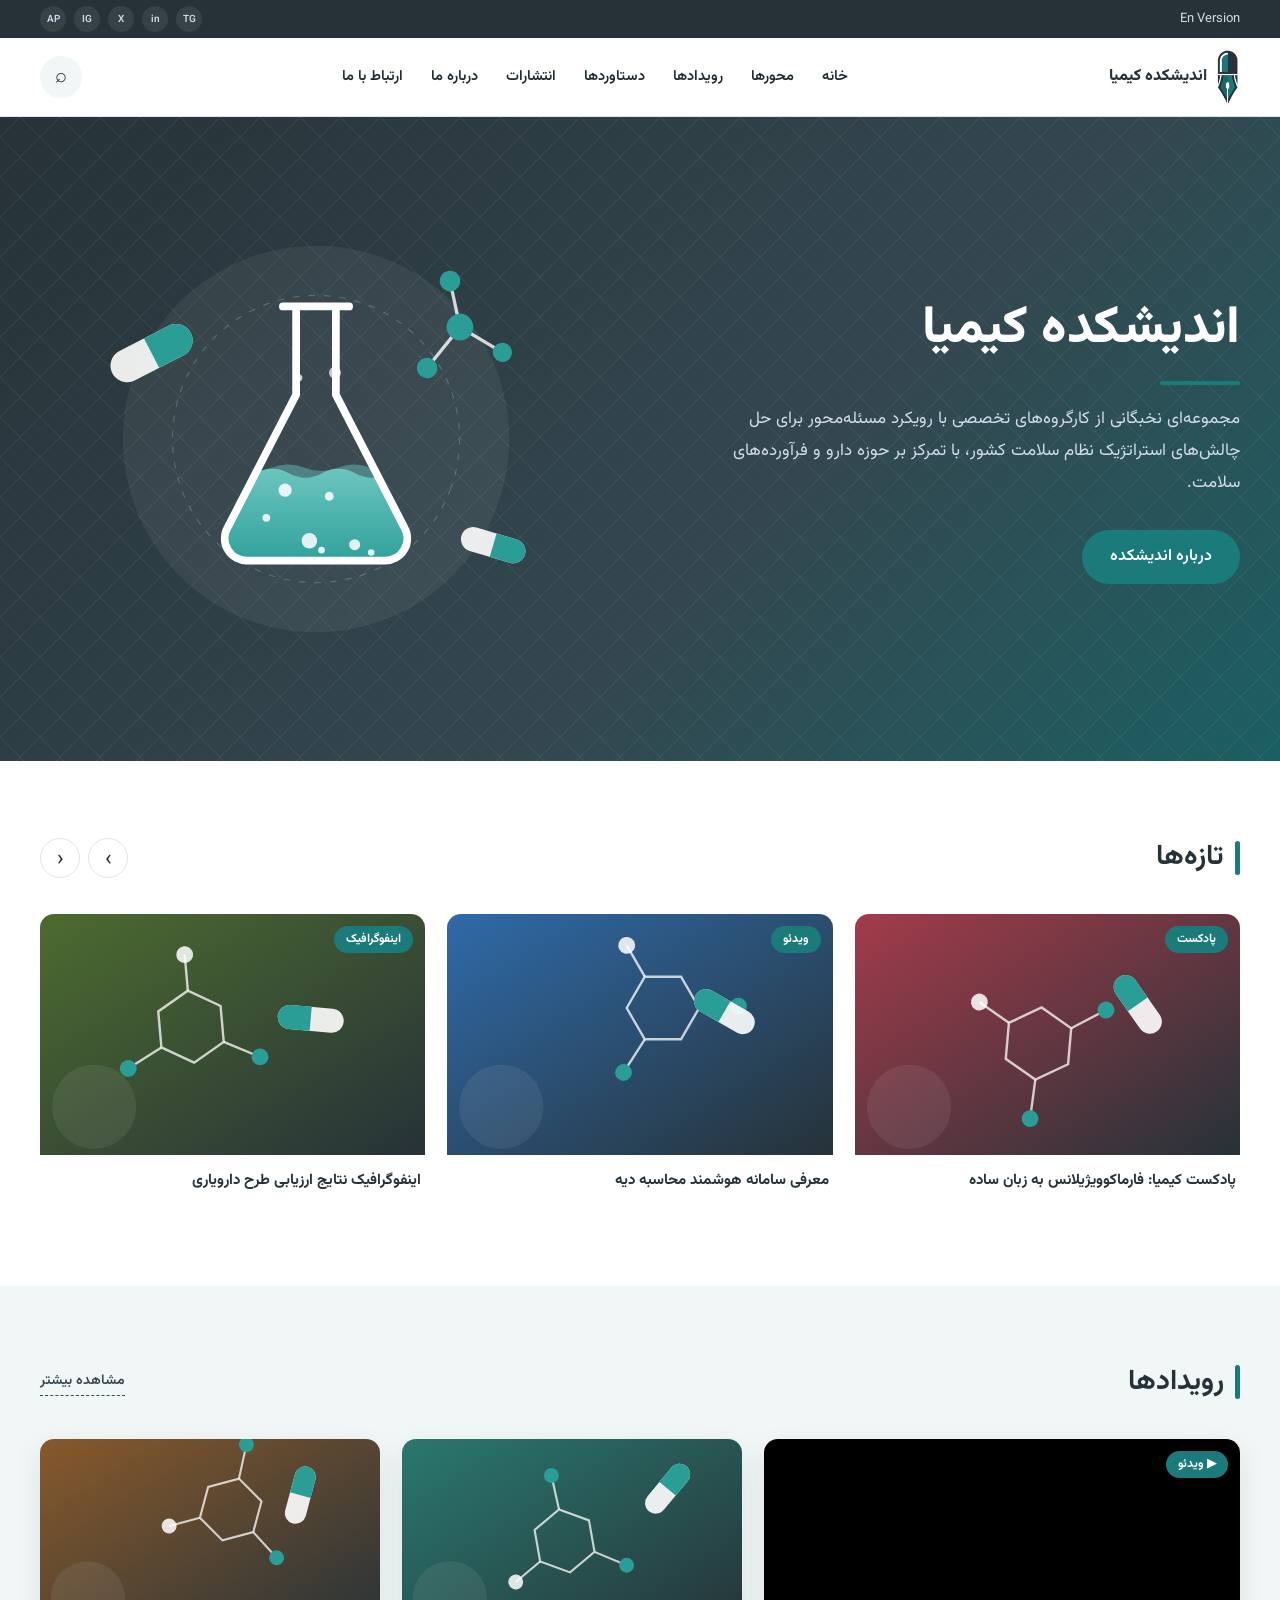
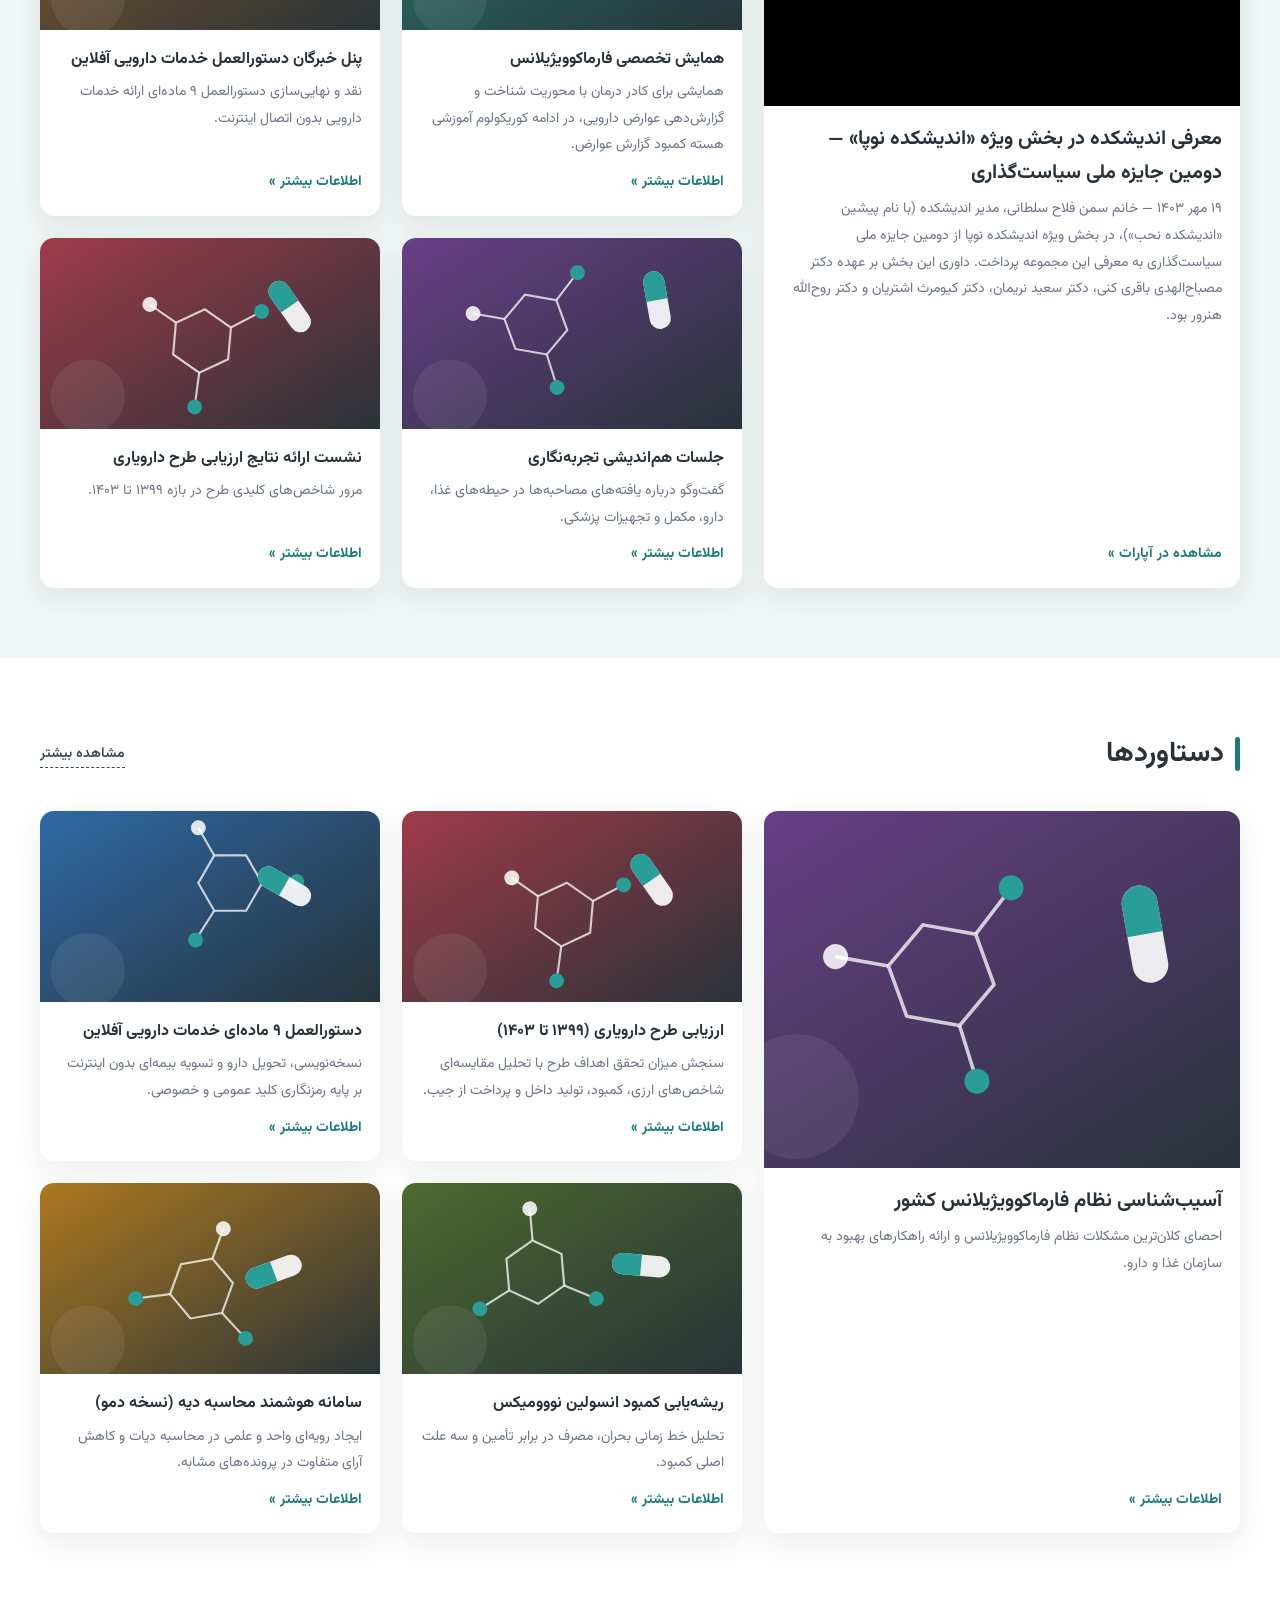
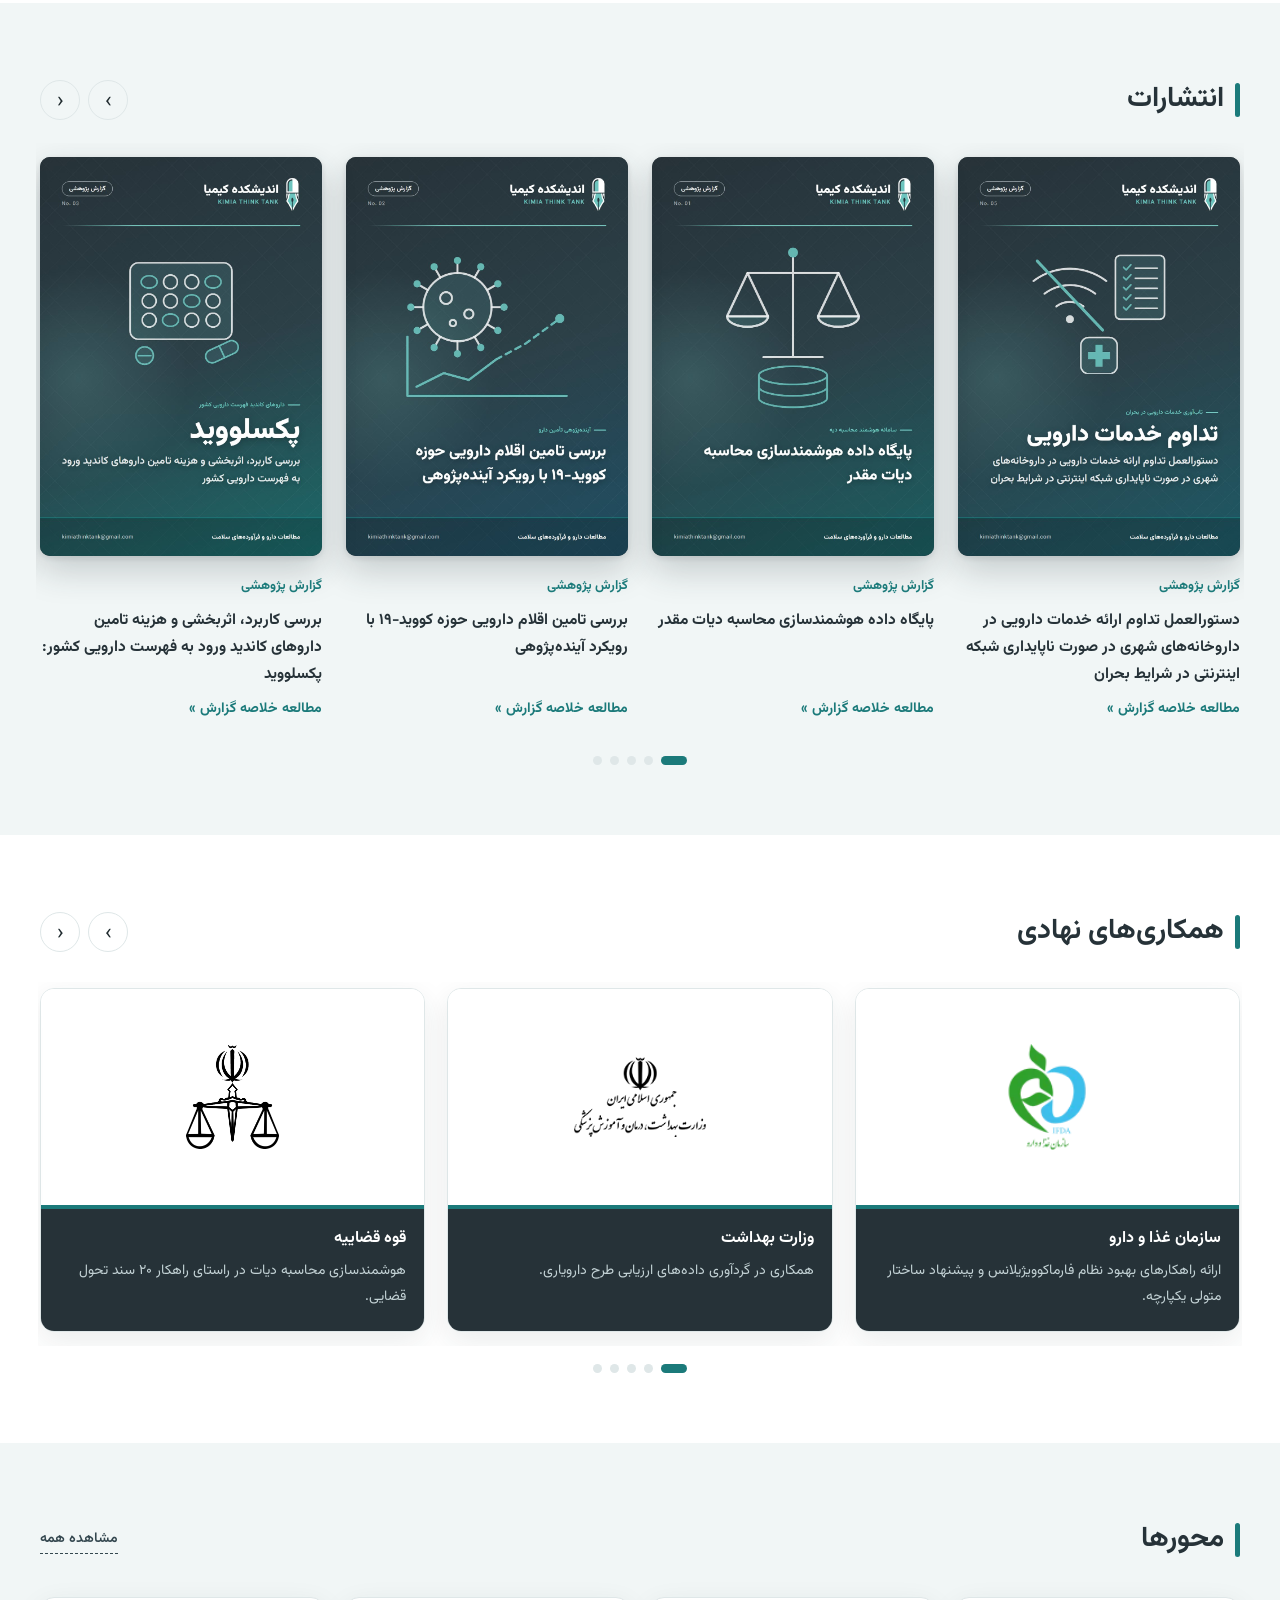
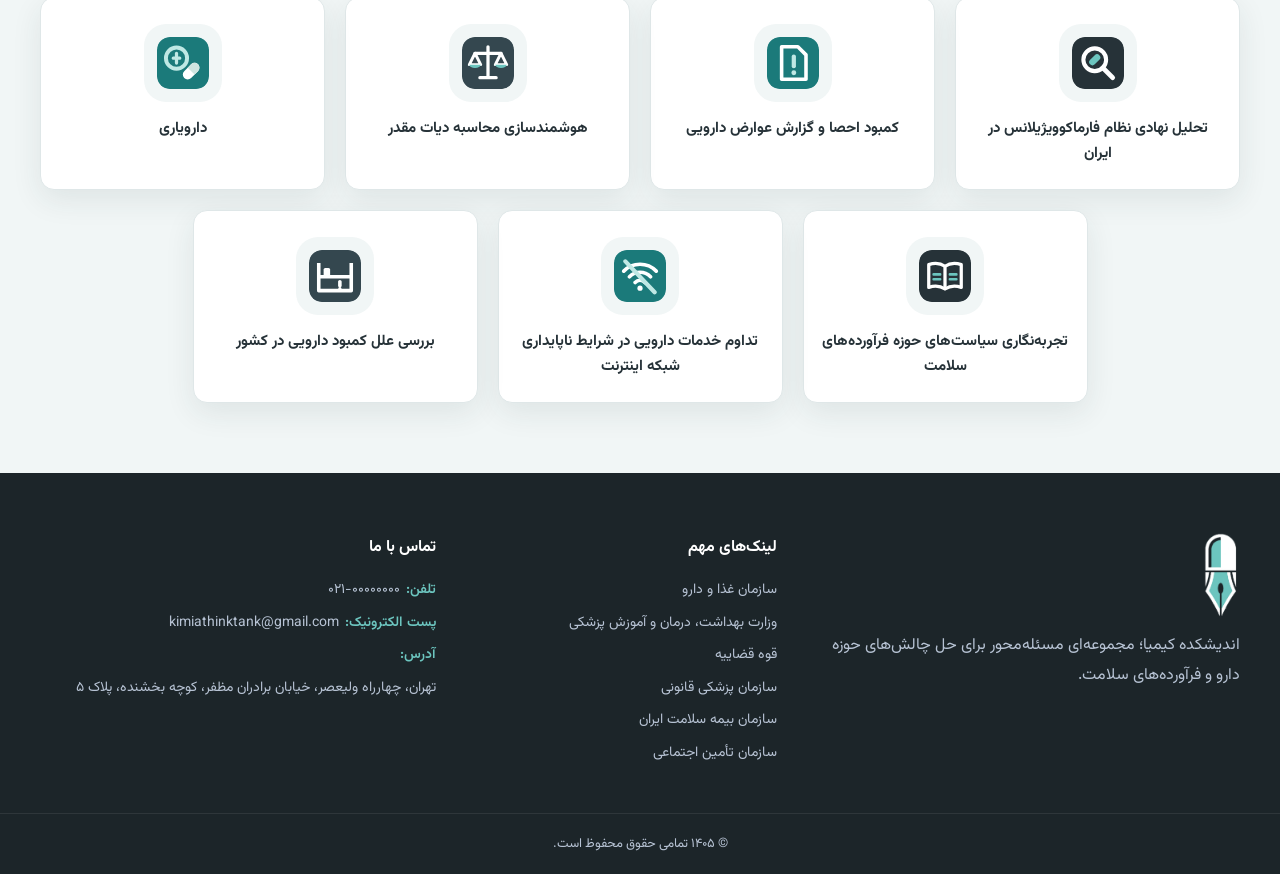
<file: index.html>
<!doctype html>
<html lang="fa" dir="rtl">
<head>
  <meta charset="utf-8">
  <meta name="theme-color" content="#263238">
  <meta name="viewport" content="width=device-width, initial-scale=1">
  <title>اندیشکده کیمیا | مطالعات دارویی</title>
  <script>
    // تنظیم جهت صفحه پیش از نمایش، تا هنگام بارگذاری نسخه انگلیسی صفحه نپرد
    (function () {
      var l = new URLSearchParams(location.search).get("lang");
      if (!l) { try { l = localStorage.getItem("lang"); } catch (e) {} }
      if (l === "en") { document.documentElement.lang = "en"; document.documentElement.dir = "ltr"; }
      document.documentElement.classList.add("no-anim");
    })();
  </script>
  <link rel="icon" href="images/favicon.png">
  <link rel="preconnect" href="https://fonts.googleapis.com">
  <link href="https://fonts.googleapis.com/css2?family=Vazirmatn:wght@300;400;600;800&display=swap" rel="stylesheet">
  <link rel="stylesheet" href="css/style.css?v=24">
</head>
<body>
<a class="skip" href="#main">پرش به محتوا</a>

<!-- نوار بالا -->
<div class="topbar">
  <div class="container topbar__in">
    <a href="#" class="lang" id="langToggle">En Version</a>
    <div class="socials">
      <a href="#" aria-label="تلگرام">TG</a>
      <a href="#" aria-label="لینکدین">in</a>
      <a href="#" aria-label="ایکس">X</a>
      <a href="#" aria-label="اینستاگرام">IG</a>
      <a href="#" aria-label="آپارات">AP</a>
    </div>
  </div>
</div>

<!-- هدر -->
<header class="header" id="header">
  <div class="container header__in">
    <a href="#" class="logo"><img src="images/logo.png" alt="لوگو"><span>اندیشکده کیمیا</span></a>
    <nav class="nav" id="nav">
      <button class="nav__close" id="navClose" aria-label="بستن">✕</button>
      <ul>
        <li><a href="#">خانه</a></li>
        <li class="has-sub"><a href="#axes">محورها</a><span class="chev">⌄</span>
          <ul class="sub mega">
            <li><a href="cores.html?c=pv-system"><img src="images/g1.svg" alt="">تحلیل نهادی نظام فارماکوویژیلانس</a></li>
            <li><a href="cores.html?c=adr-reporting"><img src="images/g2.svg" alt="">کمبود احصا و گزارش عوارض دارویی</a></li>
            <li><a href="cores.html?c=diyat"><img src="images/g3.svg" alt="">هوشمندسازی محاسبه دیات مقدر</a></li>
            <li><a href="cores.html?c=darooyari"><img src="images/g4.svg" alt="">دارویاری</a></li>
            <li><a href="cores.html?c=experience"><img src="images/g5.svg" alt="">تجربه‌نگاری سیاست‌های فرآورده‌های سلامت</a></li>
            <li><a href="cores.html?c=offline"><img src="images/g6.svg" alt="">تداوم خدمات دارویی در ناپایداری اینترنت</a></li>
            <li><a href="cores.html?c=shortage"><img src="images/g7.svg" alt="">بررسی علل کمبود دارویی</a></li>
          </ul>
        </li>
        <li><a href="#events">رویدادها</a></li>
        <li><a href="#achievements">دستاوردها</a></li>
        <li><a href="#publications">انتشارات</a></li>
        <li class="has-sub"><a href="about.html">درباره ما</a><span class="chev">⌄</span>
          <ul class="sub">
            <li><a href="about.html#about">معرفی</a></li>
            <li><a href="about.html#approach">رویکرد و روش کار</a></li>
          </ul>
        </li>
        <li><a href="#footer">ارتباط با ما</a></li>
      </ul>
    </nav>
    <div class="header__actions">
      <button class="icon-btn" id="searchOpen" aria-label="جستجو">⌕</button>
      <button class="icon-btn menu-btn" id="navOpen" aria-label="منو">☰</button>
    </div>
  </div>
</header>
<div class="overlay" id="overlay"></div>

<!-- جستجو -->
<div class="search" id="search">
  <button class="search__close" id="searchClose" aria-label="بستن">✕</button>
  <h3>جستجو در سایت</h3>
  <form class="search__form" onsubmit="return false">
    <input type="search" placeholder="عبارت مورد نظر را بنویسید...">
    <button>⌕</button>
  </form>
</div>

<main id="main">
  <!-- هیرو -->
  <section class="hero">
    <div class="container hero__in">
      <div class="hero__text reveal">
        <h1>اندیشکده کیمیا</h1>
        <p>مجموعه‌ای نخبگانی از کارگروه‌های تخصصی با رویکرد مسئله‌محور برای حل چالش‌های استراتژیک نظام سلامت کشور، با تمرکز بر حوزه دارو و فرآورده‌های سلامت.</p>
        <div class="hero__btns"><a href="about.html" class="btn btn--primary">درباره اندیشکده</a></div>
      </div>
      <img class="hero__img reveal" src="images/hero.svg?v=24" alt="">
    </div>
  </section>

  <!-- تازه‌ها -->
  <section class="section" id="news">
    <div class="container">
      <div class="section__head"><h2>تازه‌ها</h2>
        <div class="slider-nav"><button id="prev" aria-label="قبلی">›</button><button id="next" aria-label="بعدی">‹</button></div>
      </div>
      <div class="slider" id="slider"></div>
    </div>
  </section>

  <!-- رویدادها -->
  <section class="section section--alt" id="events">
    <div class="container">
      <div class="section__head"><h2>رویدادها</h2><a href="#">مشاهده بیشتر</a></div>
      <div class="feature-grid" data-cards="events"></div>
    </div>
  </section>

  <!-- دستاوردها -->
  <section class="section" id="achievements">
    <div class="container">
      <div class="section__head"><h2>دستاوردها</h2><a href="cores.html">مشاهده بیشتر</a></div>
      <div class="feature-grid" data-cards="pubs"></div>
    </div>
  </section>

  <!-- انتشارات -->
  <section class="section section--alt" id="publications">
    <div class="container">
      <div class="section__head"><h2>انتشارات</h2>
        <div class="slider-nav"><button id="pubPrev" aria-label="قبلی">›</button><button id="pubNext" aria-label="بعدی">‹</button></div>
      </div>
      <div class="pub-slider reveal" id="pubSlider">
        <div class="pub-track" id="pubGrid"></div>
      </div>
      <div class="partner-dots" id="pubDots"></div>
    </div>
  </section>

  <!-- همکاری‌های نهادی -->
  <section class="section" id="partners">
    <div class="container">
      <div class="section__head"><h2>همکاری‌های نهادی</h2>
        <div class="slider-nav"><button id="partnerPrev" aria-label="قبلی">›</button><button id="partnerNext" aria-label="بعدی">‹</button></div>
      </div>
      <div class="partner-slider reveal" id="partnerSlider">
        <div class="partner-track" data-cards="partners"></div>
      </div>
      <div class="partner-dots" id="partnerDots"></div>
    </div>
  </section>

  <!-- محورها: هسته‌های پژوهشی -->
  <section class="section section--alt" id="axes">
    <div class="container">
      <div class="section__head"><h2>محورها</h2><a href="cores.html">مشاهده همه</a></div>
      <div class="axes-grid" id="axesGrid"></div>
    </div>
  </section>
</main>

<!-- فوتر -->
<footer class="footer" id="footer">
  <div class="container footer__grid">
    <div>
      <img src="images/logo-white.png" alt="" class="footer__logo">
      <p>اندیشکده کیمیا؛ مجموعه‌ای مسئله‌محور برای حل چالش‌های حوزه دارو و فرآورده‌های سلامت.</p>
    </div>
    <div>
      <h4>لینک‌های مهم</h4>
      <ul class="partner-links">
        <li><a href="https://www.fda.gov.ir" target="_blank" rel="noopener">سازمان غذا و دارو</a></li>
        <li><a href="https://behdasht.gov.ir" target="_blank" rel="noopener">وزارت بهداشت، درمان و آموزش پزشکی</a></li>
        <li><a href="https://www.eadl.ir" target="_blank" rel="noopener">قوه قضاییه</a></li>
        <li><a href="https://www.lmo.ir" target="_blank" rel="noopener">سازمان پزشکی قانونی</a></li>
        <li><a href="https://ihio.gov.ir" target="_blank" rel="noopener">سازمان بیمه سلامت ایران</a></li>
        <li><a href="https://www.tamin.ir" target="_blank" rel="noopener">سازمان تأمین اجتماعی</a></li>
      </ul>
    </div>
    <div>
      <h4>تماس با ما</h4>
      <ul class="contact">
        <li><span class="contact__label">تلفن:</span> <a href="tel:+982100000000" dir="ltr">۰۲۱-۰۰۰۰۰۰۰۰</a></li>
        <li><span class="contact__label">پست الکترونیک:</span> <a href="mailto:kimiathinktank@gmail.com" dir="ltr">kimiathinktank@gmail.com</a></li>
        <li><span class="contact__label">آدرس:</span> <span>تهران، چهارراه ولیعصر، خیابان برادران مظفر، کوچه بخشنده، پلاک ۵</span></li>
      </ul>
    </div>
  </div>
  <div class="copy">© <span id="year"></span> تمامی حقوق محفوظ است.</div>
</footer>

<!-- پنجره خلاصه گزارش (بخش انتشارات) -->
<dialog class="pub-dialog" id="pubDialog" aria-labelledby="pubTitle">
  <div class="pub-dialog__in">
    <button class="pub-dialog__close" id="pubClose" aria-label="بستن">✕</button>
    <div class="pub-dialog__cover"><img id="pubCover" alt=""></div>
    <div class="pub-dialog__text">
      <span class="pub-dialog__kind" id="pubKind"></span>
      <h3 id="pubTitle"></h3>
      <h4 id="pubSumHead"></h4>
      <div class="pub-dialog__body" id="pubBody"></div>
    </div>
  </div>
</dialog>

<script src="js/i18n.js?v=24"></script>
<script src="js/main.js?v=24"></script>
</body>
</html>
</file>
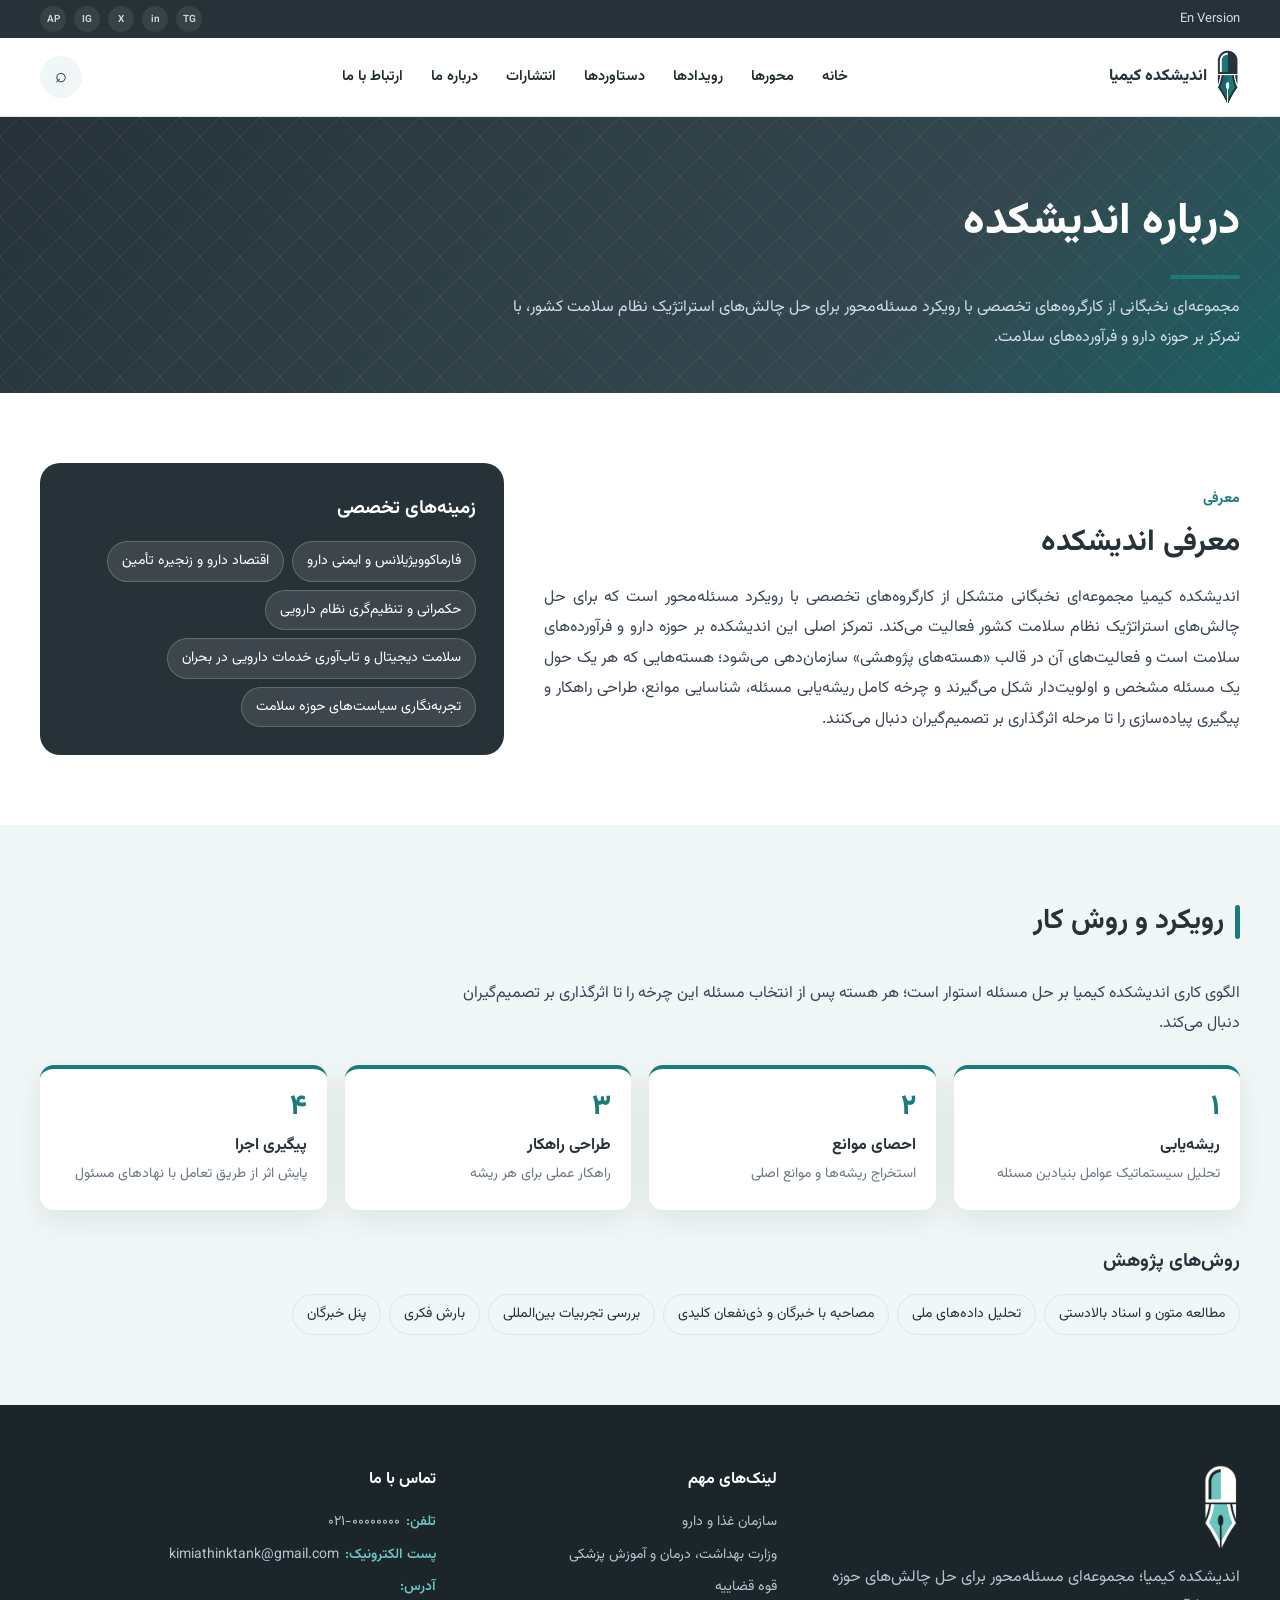
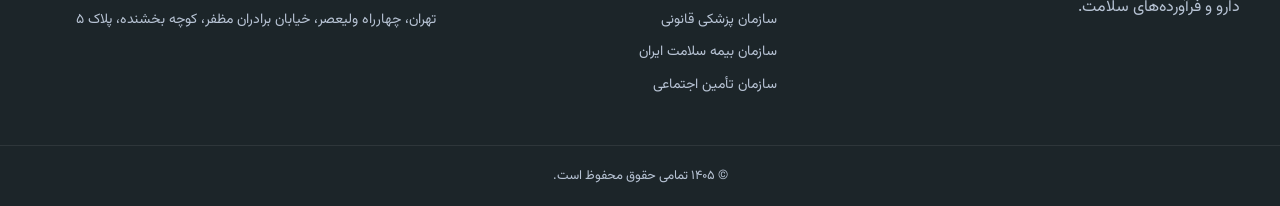
<file: about.html>
<!doctype html>
<html lang="fa" dir="rtl">
<head>
  <meta charset="utf-8">
  <meta name="theme-color" content="#263238">
  <meta name="viewport" content="width=device-width, initial-scale=1">
  <title>درباره اندیشکده | اندیشکده کیمیا</title>
  <script>
    // تنظیم جهت صفحه پیش از نمایش، تا هنگام بارگذاری نسخه انگلیسی صفحه نپرد
    (function () {
      var l = new URLSearchParams(location.search).get("lang");
      if (!l) { try { l = localStorage.getItem("lang"); } catch (e) {} }
      if (l === "en") { document.documentElement.lang = "en"; document.documentElement.dir = "ltr"; }
      document.documentElement.classList.add("no-anim");
    })();
  </script>
  <link rel="icon" href="images/favicon.png">
  <link rel="preconnect" href="https://fonts.googleapis.com">
  <link href="https://fonts.googleapis.com/css2?family=Vazirmatn:wght@300;400;600;800&display=swap" rel="stylesheet">
  <link rel="stylesheet" href="css/style.css?v=24">
</head>
<body>
<a class="skip" href="#main">پرش به محتوا</a>

<!-- نوار بالا -->
<div class="topbar">
  <div class="container topbar__in">
    <a href="#" class="lang" id="langToggle">En Version</a>
    <div class="socials">
      <a href="#" aria-label="تلگرام">TG</a>
      <a href="#" aria-label="لینکدین">in</a>
      <a href="#" aria-label="ایکس">X</a>
      <a href="#" aria-label="اینستاگرام">IG</a>
      <a href="#" aria-label="آپارات">AP</a>
    </div>
  </div>
</div>

<!-- هدر -->
<header class="header" id="header">
  <div class="container header__in">
    <a href="index.html" class="logo"><img src="images/logo.png" alt="لوگو"><span>اندیشکده کیمیا</span></a>
    <nav class="nav" id="nav">
      <button class="nav__close" id="navClose" aria-label="بستن">✕</button>
      <ul>
        <li><a href="index.html">خانه</a></li>
        <li class="has-sub"><a href="index.html#axes">محورها</a><span class="chev">⌄</span>
          <ul class="sub mega">
            <li><a href="cores.html?c=pv-system"><img src="images/g1.svg" alt="">تحلیل نهادی نظام فارماکوویژیلانس</a></li>
            <li><a href="cores.html?c=adr-reporting"><img src="images/g2.svg" alt="">کمبود احصا و گزارش عوارض دارویی</a></li>
            <li><a href="cores.html?c=diyat"><img src="images/g3.svg" alt="">هوشمندسازی محاسبه دیات مقدر</a></li>
            <li><a href="cores.html?c=darooyari"><img src="images/g4.svg" alt="">دارویاری</a></li>
            <li><a href="cores.html?c=experience"><img src="images/g5.svg" alt="">تجربه‌نگاری سیاست‌های فرآورده‌های سلامت</a></li>
            <li><a href="cores.html?c=offline"><img src="images/g6.svg" alt="">تداوم خدمات دارویی در ناپایداری اینترنت</a></li>
            <li><a href="cores.html?c=shortage"><img src="images/g7.svg" alt="">بررسی علل کمبود دارویی</a></li>
          </ul>
        </li>
        <li><a href="index.html#events">رویدادها</a></li>
        <li><a href="index.html#achievements">دستاوردها</a></li>
        <li><a href="index.html#publications">انتشارات</a></li>
        <li class="has-sub"><a href="about.html">درباره ما</a><span class="chev">⌄</span>
          <ul class="sub">
            <li><a href="#about">معرفی</a></li>
            <li><a href="#approach">رویکرد و روش کار</a></li>
          </ul>
        </li>
        <li><a href="#footer">ارتباط با ما</a></li>
      </ul>
    </nav>
    <div class="header__actions">
      <button class="icon-btn" id="searchOpen" aria-label="جستجو">⌕</button>
      <button class="icon-btn menu-btn" id="navOpen" aria-label="منو">☰</button>
    </div>
  </div>
</header>
<div class="overlay" id="overlay"></div>

<!-- جستجو -->
<div class="search" id="search">
  <button class="search__close" id="searchClose" aria-label="بستن">✕</button>
  <h3>جستجو در سایت</h3>
  <form class="search__form" onsubmit="return false">
    <input type="search" placeholder="عبارت مورد نظر را بنویسید...">
    <button>⌕</button>
  </form>
</div>

<main id="main">
  <section class="page-hero">
    <div class="container">
      <h1>درباره اندیشکده</h1>
      <p>مجموعه‌ای نخبگانی از کارگروه‌های تخصصی با رویکرد مسئله‌محور برای حل چالش‌های استراتژیک نظام سلامت کشور، با تمرکز بر حوزه دارو و فرآورده‌های سلامت.</p>
    </div>
  </section>

  <!-- معرفی -->
  <section class="section about" id="about">
    <div class="container about__in">
      <div class="about__text reveal">
        <span class="eyebrow">معرفی</span>
        <h2>معرفی اندیشکده</h2>
        <p>اندیشکده کیمیا مجموعه‌ای نخبگانی متشکل از کارگروه‌های تخصصی با رویکرد مسئله‌محور است که برای حل چالش‌های استراتژیک نظام سلامت کشور فعالیت می‌کند. تمرکز اصلی این اندیشکده بر حوزه دارو و فرآورده‌های سلامت است و فعالیت‌های آن در قالب «هسته‌های پژوهشی» سازمان‌دهی می‌شود؛ هسته‌هایی که هر یک حول یک مسئله مشخص و اولویت‌دار شکل می‌گیرند و چرخه کامل ریشه‌یابی مسئله، شناسایی موانع، طراحی راهکار و پیگیری پیاده‌سازی را تا مرحله اثرگذاری بر تصمیم‌گیران دنبال می‌کنند.</p>
      </div>
      <div class="about__box reveal">
        <h3>زمینه‌های تخصصی</h3>
        <ul class="chips">
          <li>فارماکوویژیلانس و ایمنی دارو</li>
          <li>اقتصاد دارو و زنجیره تأمین</li>
          <li>حکمرانی و تنظیم‌گری نظام دارویی</li>
          <li>سلامت دیجیتال و تاب‌آوری خدمات دارویی در بحران</li>
          <li>تجربه‌نگاری سیاست‌های حوزه سلامت</li>
        </ul>
      </div>
    </div>
  </section>

  <!-- رویکرد -->
  <section class="section section--alt" id="approach">
    <div class="container">
      <div class="section__head"><h2>رویکرد و روش کار</h2></div>
      <p class="lead">الگوی کاری اندیشکده کیمیا بر حل مسئله استوار است؛ هر هسته پس از انتخاب مسئله این چرخه را تا اثرگذاری بر تصمیم‌گیران دنبال می‌کند.</p>
      <div class="cycle">
        <div class="step reveal"><h4>ریشه‌یابی</h4><p>تحلیل سیستماتیک عوامل بنیادین مسئله</p></div>
        <div class="step reveal"><h4>احصای موانع</h4><p>استخراج ریشه‌ها و موانع اصلی</p></div>
        <div class="step reveal"><h4>طراحی راهکار</h4><p>راهکار عملی برای هر ریشه</p></div>
        <div class="step reveal"><h4>پیگیری اجرا</h4><p>پایش اثر از طریق تعامل با نهادهای مسئول</p></div>
      </div>
      <h3 class="sub-title">روش‌های پژوهش</h3>
      <ul class="chips chips--light">
        <li>مطالعه متون و اسناد بالادستی</li>
        <li>تحلیل داده‌های ملی</li>
        <li>مصاحبه با خبرگان و ذی‌نفعان کلیدی</li>
        <li>بررسی تجربیات بین‌المللی</li>
        <li>بارش فکری</li>
        <li>پنل خبرگان</li>
      </ul>
    </div>
  </section>
</main>

<!-- فوتر -->
<footer class="footer" id="footer">
  <div class="container footer__grid">
    <div>
      <img src="images/logo-white.png" alt="" class="footer__logo">
      <p>اندیشکده کیمیا؛ مجموعه‌ای مسئله‌محور برای حل چالش‌های حوزه دارو و فرآورده‌های سلامت.</p>
    </div>
    <div>
      <h4>لینک‌های مهم</h4>
      <ul class="partner-links">
        <li><a href="https://www.fda.gov.ir" target="_blank" rel="noopener">سازمان غذا و دارو</a></li>
        <li><a href="https://behdasht.gov.ir" target="_blank" rel="noopener">وزارت بهداشت، درمان و آموزش پزشکی</a></li>
        <li><a href="https://www.eadl.ir" target="_blank" rel="noopener">قوه قضاییه</a></li>
        <li><a href="https://www.lmo.ir" target="_blank" rel="noopener">سازمان پزشکی قانونی</a></li>
        <li><a href="https://ihio.gov.ir" target="_blank" rel="noopener">سازمان بیمه سلامت ایران</a></li>
        <li><a href="https://www.tamin.ir" target="_blank" rel="noopener">سازمان تأمین اجتماعی</a></li>
      </ul>
    </div>
    <div>
      <h4>تماس با ما</h4>
      <ul class="contact">
        <li><span class="contact__label">تلفن:</span> <a href="tel:+982100000000" dir="ltr">۰۲۱-۰۰۰۰۰۰۰۰</a></li>
        <li><span class="contact__label">پست الکترونیک:</span> <a href="mailto:kimiathinktank@gmail.com" dir="ltr">kimiathinktank@gmail.com</a></li>
        <li><span class="contact__label">آدرس:</span> <span>تهران، چهارراه ولیعصر، خیابان برادران مظفر، کوچه بخشنده، پلاک ۵</span></li>
      </ul>
    </div>
  </div>
  <div class="copy">© <span id="year"></span> تمامی حقوق محفوظ است.</div>
</footer>

<!-- پنجره خلاصه گزارش (بخش انتشارات) -->
<dialog class="pub-dialog" id="pubDialog" aria-labelledby="pubTitle">
  <div class="pub-dialog__in">
    <button class="pub-dialog__close" id="pubClose" aria-label="بستن">✕</button>
    <div class="pub-dialog__cover"><img id="pubCover" alt=""></div>
    <div class="pub-dialog__text">
      <span class="pub-dialog__kind" id="pubKind"></span>
      <h3 id="pubTitle"></h3>
      <h4 id="pubSumHead"></h4>
      <div class="pub-dialog__body" id="pubBody"></div>
    </div>
  </div>
</dialog>

<script src="js/i18n.js?v=24"></script>
<script src="js/main.js?v=24"></script>
</body>
</html>
</file>
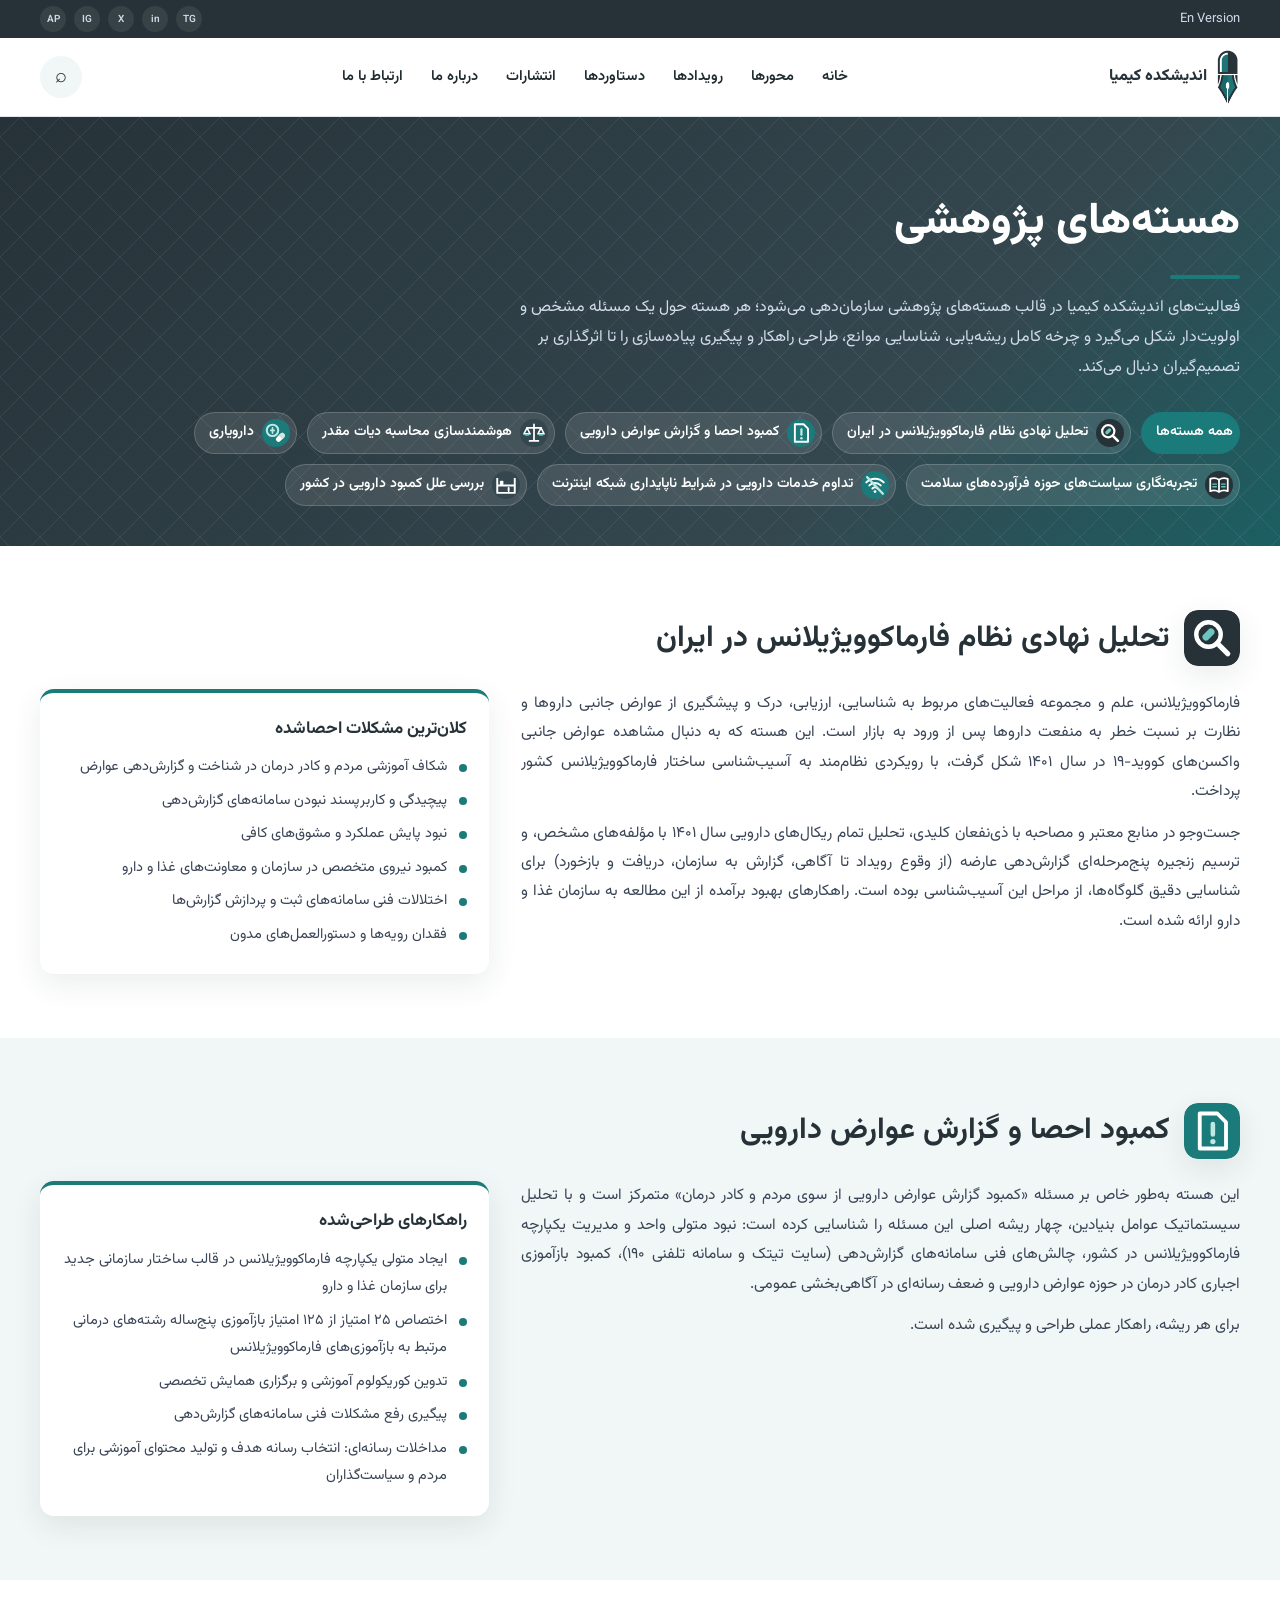
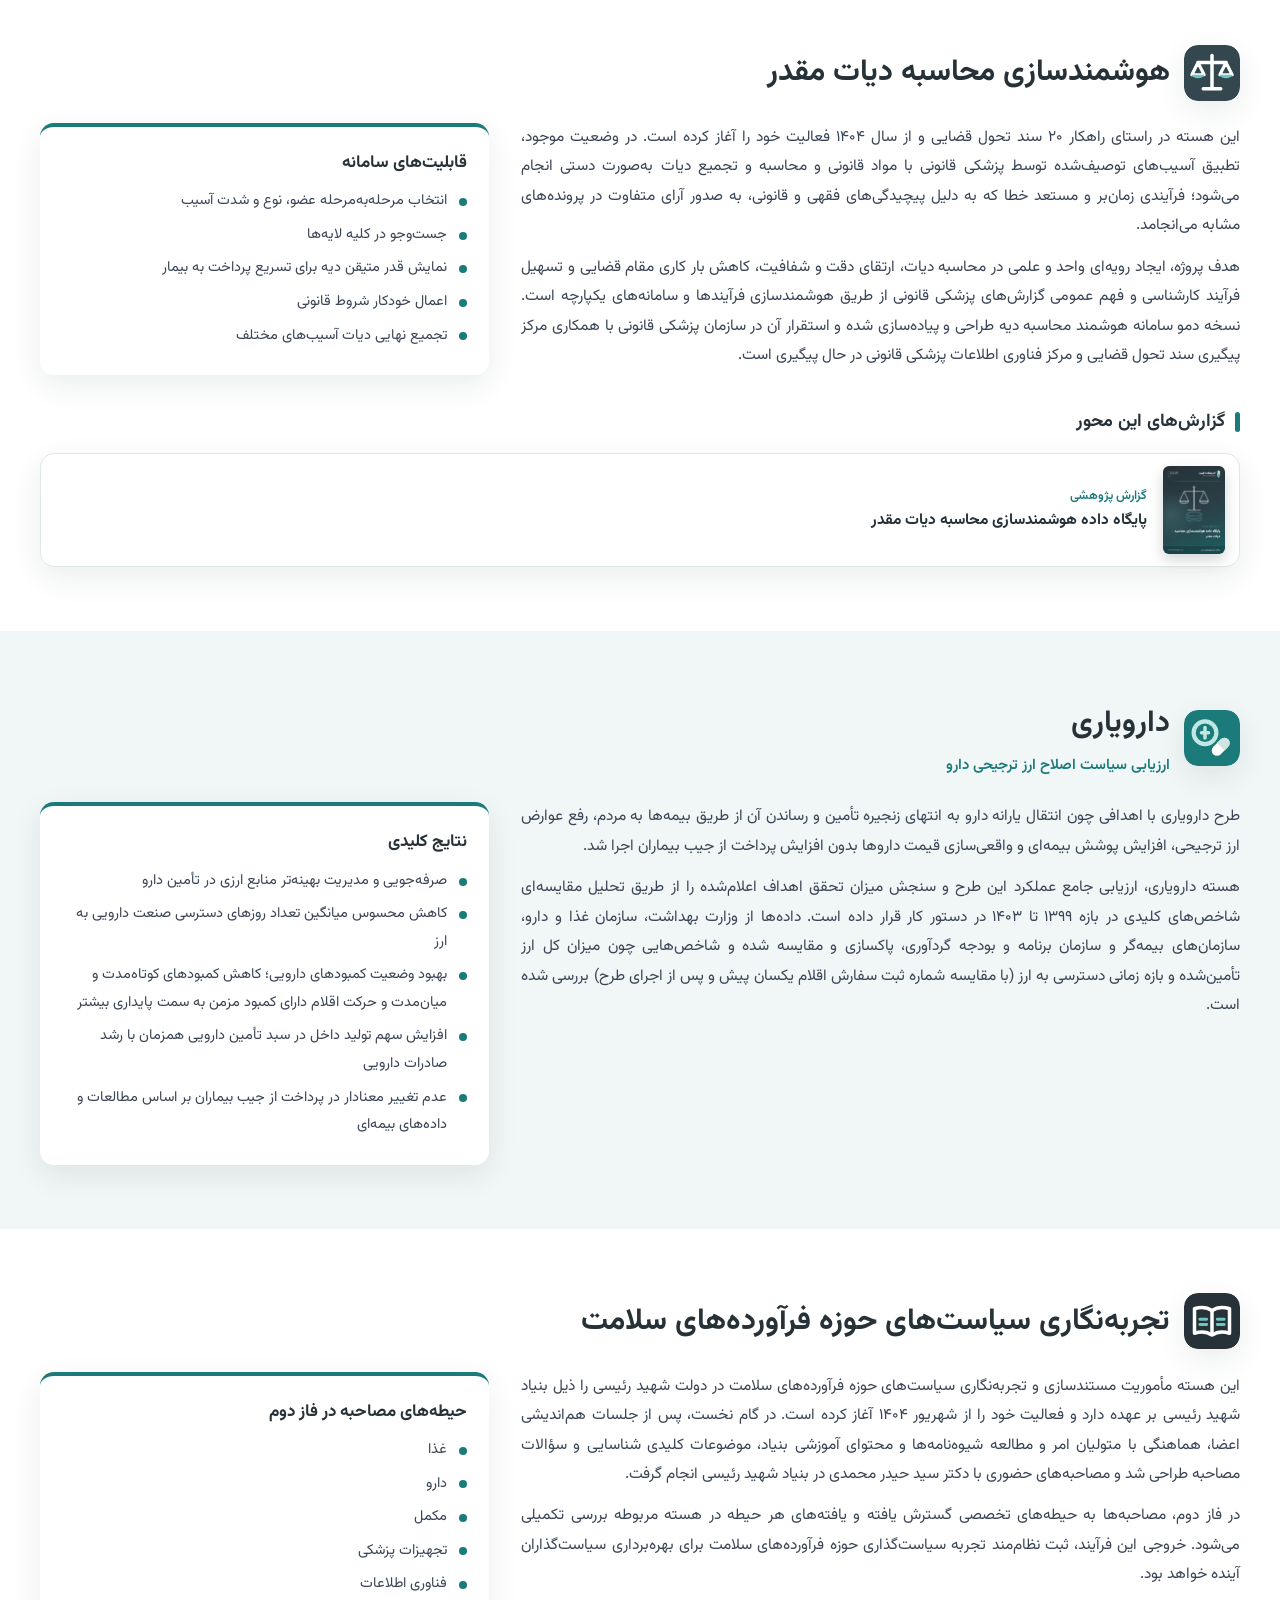
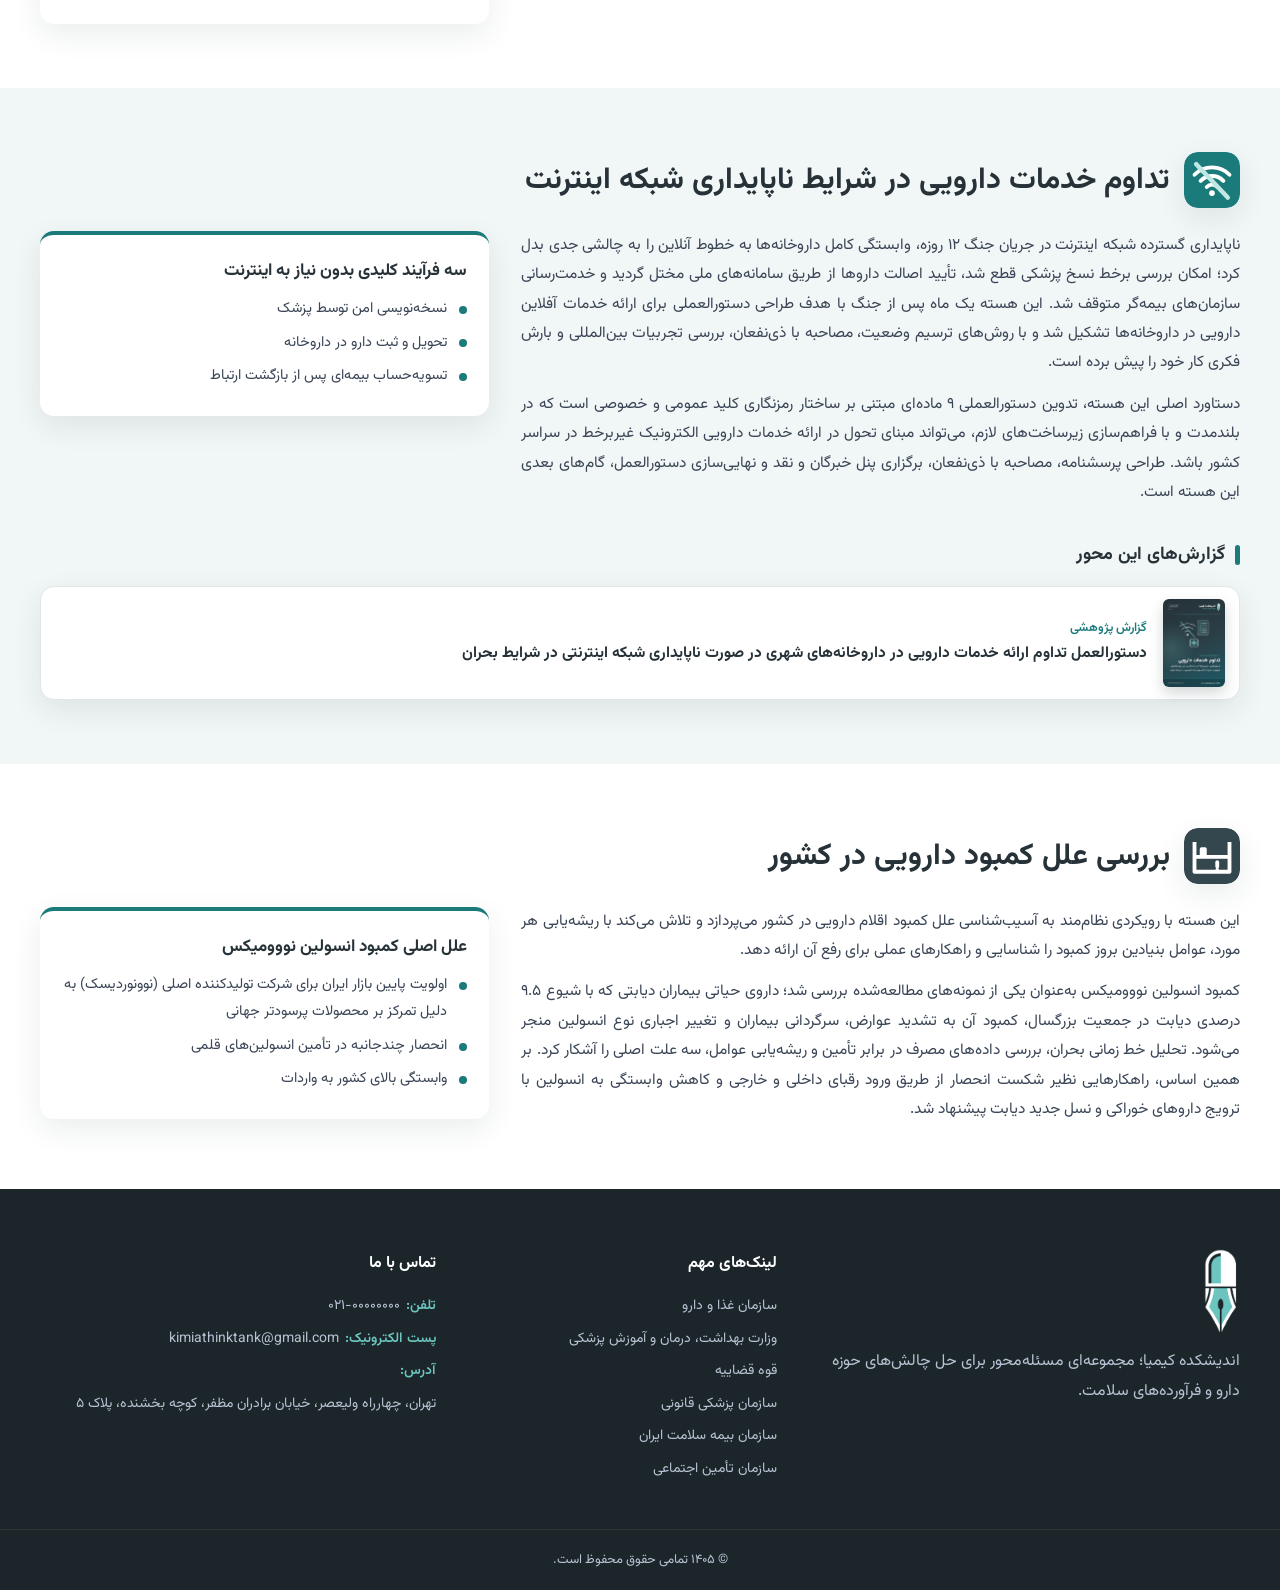
<file: cores.html>
<!doctype html>
<html lang="fa" dir="rtl">
<head>
  <meta charset="utf-8">
  <meta name="theme-color" content="#263238">
  <meta name="viewport" content="width=device-width, initial-scale=1">
  <title>هسته‌های پژوهشی | اندیشکده کیمیا</title>
  <script>
    // تنظیم جهت صفحه پیش از نمایش، تا هنگام بارگذاری نسخه انگلیسی صفحه نپرد
    (function () {
      var l = new URLSearchParams(location.search).get("lang");
      if (!l) { try { l = localStorage.getItem("lang"); } catch (e) {} }
      if (l === "en") { document.documentElement.lang = "en"; document.documentElement.dir = "ltr"; }
      document.documentElement.classList.add("no-anim");
    })();
  </script>
  <link rel="icon" href="images/favicon.png">
  <link rel="preconnect" href="https://fonts.googleapis.com">
  <link href="https://fonts.googleapis.com/css2?family=Vazirmatn:wght@300;400;600;800&display=swap" rel="stylesheet">
  <link rel="stylesheet" href="css/style.css?v=24">
</head>
<body>
<a class="skip" href="#main">پرش به محتوا</a>

<!-- نوار بالا -->
<div class="topbar">
  <div class="container topbar__in">
    <a href="#" class="lang" id="langToggle">En Version</a>
    <div class="socials">
      <a href="#" aria-label="تلگرام">TG</a>
      <a href="#" aria-label="لینکدین">in</a>
      <a href="#" aria-label="ایکس">X</a>
      <a href="#" aria-label="اینستاگرام">IG</a>
      <a href="#" aria-label="آپارات">AP</a>
    </div>
  </div>
</div>

<!-- هدر -->
<header class="header" id="header">
  <div class="container header__in">
    <a href="index.html" class="logo"><img src="images/logo.png" alt="لوگو"><span>اندیشکده کیمیا</span></a>
    <nav class="nav" id="nav">
      <button class="nav__close" id="navClose" aria-label="بستن">✕</button>
      <ul>
        <li><a href="index.html">خانه</a></li>
        <li class="has-sub"><a href="index.html#axes">محورها</a><span class="chev">⌄</span>
          <ul class="sub mega">
            <li><a href="cores.html?c=pv-system"><img src="images/g1.svg" alt="">تحلیل نهادی نظام فارماکوویژیلانس</a></li>
            <li><a href="cores.html?c=adr-reporting"><img src="images/g2.svg" alt="">کمبود احصا و گزارش عوارض دارویی</a></li>
            <li><a href="cores.html?c=diyat"><img src="images/g3.svg" alt="">هوشمندسازی محاسبه دیات مقدر</a></li>
            <li><a href="cores.html?c=darooyari"><img src="images/g4.svg" alt="">دارویاری</a></li>
            <li><a href="cores.html?c=experience"><img src="images/g5.svg" alt="">تجربه‌نگاری سیاست‌های فرآورده‌های سلامت</a></li>
            <li><a href="cores.html?c=offline"><img src="images/g6.svg" alt="">تداوم خدمات دارویی در ناپایداری اینترنت</a></li>
            <li><a href="cores.html?c=shortage"><img src="images/g7.svg" alt="">بررسی علل کمبود دارویی</a></li>
          </ul>
        </li>
        <li><a href="index.html#events">رویدادها</a></li>
        <li><a href="index.html#achievements">دستاوردها</a></li>
        <li><a href="index.html#publications">انتشارات</a></li>
        <li class="has-sub"><a href="about.html">درباره ما</a><span class="chev">⌄</span>
          <ul class="sub">
            <li><a href="about.html#about">معرفی</a></li>
            <li><a href="about.html#approach">رویکرد و روش کار</a></li>
          </ul>
        </li>
        <li><a href="#footer">ارتباط با ما</a></li>
      </ul>
    </nav>
    <div class="header__actions">
      <button class="icon-btn" id="searchOpen" aria-label="جستجو">⌕</button>
      <button class="icon-btn menu-btn" id="navOpen" aria-label="منو">☰</button>
    </div>
  </div>
</header>
<div class="overlay" id="overlay"></div>

<!-- جستجو -->
<div class="search" id="search">
  <button class="search__close" id="searchClose" aria-label="بستن">✕</button>
  <h3>جستجو در سایت</h3>
  <form class="search__form" onsubmit="return false">
    <input type="search" placeholder="عبارت مورد نظر را بنویسید...">
    <button>⌕</button>
  </form>
</div>

<main id="main">
  <section class="page-hero">
    <div class="container">
      <h1 id="coresTitle"></h1>
      <p id="coresIntro"></p>
      <nav class="core-tabs" id="coreTabs"></nav>
    </div>
  </section>
  <div id="coresList"></div>
</main>

<!-- فوتر -->
<footer class="footer" id="footer">
  <div class="container footer__grid">
    <div>
      <img src="images/logo-white.png" alt="" class="footer__logo">
      <p>اندیشکده کیمیا؛ مجموعه‌ای مسئله‌محور برای حل چالش‌های حوزه دارو و فرآورده‌های سلامت.</p>
    </div>
    <div>
      <h4>لینک‌های مهم</h4>
      <ul class="partner-links">
        <li><a href="https://www.fda.gov.ir" target="_blank" rel="noopener">سازمان غذا و دارو</a></li>
        <li><a href="https://behdasht.gov.ir" target="_blank" rel="noopener">وزارت بهداشت، درمان و آموزش پزشکی</a></li>
        <li><a href="https://www.eadl.ir" target="_blank" rel="noopener">قوه قضاییه</a></li>
        <li><a href="https://www.lmo.ir" target="_blank" rel="noopener">سازمان پزشکی قانونی</a></li>
        <li><a href="https://ihio.gov.ir" target="_blank" rel="noopener">سازمان بیمه سلامت ایران</a></li>
        <li><a href="https://www.tamin.ir" target="_blank" rel="noopener">سازمان تأمین اجتماعی</a></li>
      </ul>
    </div>
    <div>
      <h4>تماس با ما</h4>
      <ul class="contact">
        <li><span class="contact__label">تلفن:</span> <a href="tel:+982100000000" dir="ltr">۰۲۱-۰۰۰۰۰۰۰۰</a></li>
        <li><span class="contact__label">پست الکترونیک:</span> <a href="mailto:kimiathinktank@gmail.com" dir="ltr">kimiathinktank@gmail.com</a></li>
        <li><span class="contact__label">آدرس:</span> <span>تهران، چهارراه ولیعصر، خیابان برادران مظفر، کوچه بخشنده، پلاک ۵</span></li>
      </ul>
    </div>
  </div>
  <div class="copy">© <span id="year"></span> تمامی حقوق محفوظ است.</div>
</footer>

<!-- پنجره خلاصه گزارش (بخش انتشارات) -->
<dialog class="pub-dialog" id="pubDialog" aria-labelledby="pubTitle">
  <div class="pub-dialog__in">
    <button class="pub-dialog__close" id="pubClose" aria-label="بستن">✕</button>
    <div class="pub-dialog__cover"><img id="pubCover" alt=""></div>
    <div class="pub-dialog__text">
      <span class="pub-dialog__kind" id="pubKind"></span>
      <h3 id="pubTitle"></h3>
      <h4 id="pubSumHead"></h4>
      <div class="pub-dialog__body" id="pubBody"></div>
    </div>
  </div>
</dialog>

<script src="js/i18n.js?v=24"></script>
<script src="js/main.js?v=24"></script>
</body>
</html>
</file>
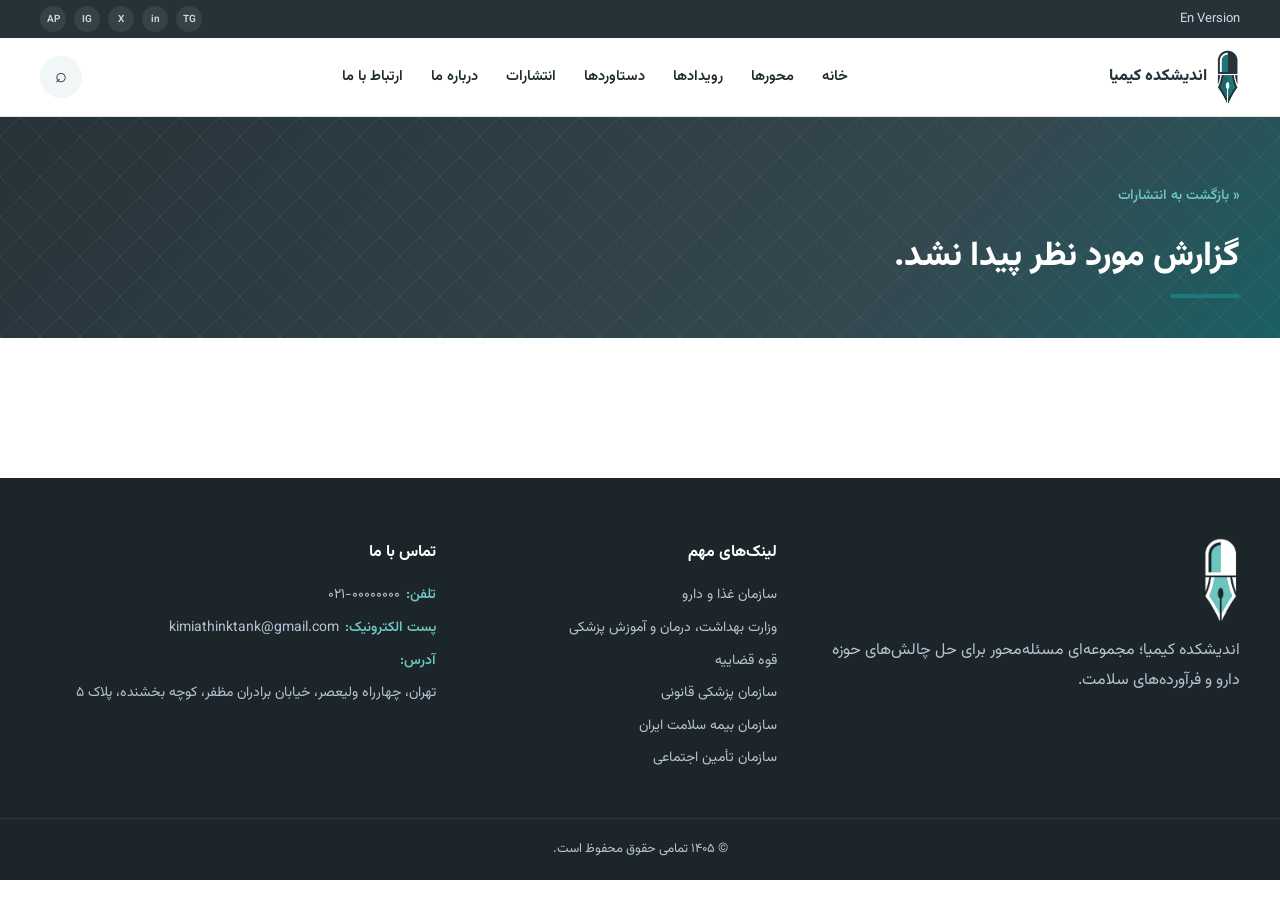
<file: pub.html>
<!doctype html>
<html lang="fa" dir="rtl">
<head>
  <meta charset="utf-8">
  <meta name="theme-color" content="#263238">
  <meta name="viewport" content="width=device-width, initial-scale=1">
  <title>گزارش | اندیشکده کیمیا</title>
  <script>
    // تنظیم جهت صفحه پیش از نمایش، تا هنگام بارگذاری نسخه انگلیسی صفحه نپرد
    (function () {
      var l = new URLSearchParams(location.search).get("lang");
      if (!l) { try { l = localStorage.getItem("lang"); } catch (e) {} }
      if (l === "en") { document.documentElement.lang = "en"; document.documentElement.dir = "ltr"; }
      document.documentElement.classList.add("no-anim");
    })();
  </script>
  <link rel="icon" href="images/favicon.png">
  <link rel="preconnect" href="https://fonts.googleapis.com">
  <link href="https://fonts.googleapis.com/css2?family=Vazirmatn:wght@300;400;600;800&display=swap" rel="stylesheet">
  <link rel="stylesheet" href="css/style.css?v=24">
</head>
<body>
<a class="skip" href="#main">پرش به محتوا</a>

<!-- نوار بالا -->
<div class="topbar">
  <div class="container topbar__in">
    <a href="#" class="lang" id="langToggle">En Version</a>
    <div class="socials">
      <a href="#" aria-label="تلگرام">TG</a>
      <a href="#" aria-label="لینکدین">in</a>
      <a href="#" aria-label="ایکس">X</a>
      <a href="#" aria-label="اینستاگرام">IG</a>
      <a href="#" aria-label="آپارات">AP</a>
    </div>
  </div>
</div>

<!-- هدر -->
<header class="header" id="header">
  <div class="container header__in">
    <a href="index.html" class="logo"><img src="images/logo.png" alt="لوگو"><span>اندیشکده کیمیا</span></a>
    <nav class="nav" id="nav">
      <button class="nav__close" id="navClose" aria-label="بستن">✕</button>
      <ul>
        <li><a href="index.html">خانه</a></li>
        <li class="has-sub"><a href="index.html#axes">محورها</a><span class="chev">⌄</span>
          <ul class="sub mega">
            <li><a href="cores.html?c=pv-system"><img src="images/g1.svg" alt="">تحلیل نهادی نظام فارماکوویژیلانس</a></li>
            <li><a href="cores.html?c=adr-reporting"><img src="images/g2.svg" alt="">کمبود احصا و گزارش عوارض دارویی</a></li>
            <li><a href="cores.html?c=diyat"><img src="images/g3.svg" alt="">هوشمندسازی محاسبه دیات مقدر</a></li>
            <li><a href="cores.html?c=darooyari"><img src="images/g4.svg" alt="">دارویاری</a></li>
            <li><a href="cores.html?c=experience"><img src="images/g5.svg" alt="">تجربه‌نگاری سیاست‌های فرآورده‌های سلامت</a></li>
            <li><a href="cores.html?c=offline"><img src="images/g6.svg" alt="">تداوم خدمات دارویی در ناپایداری اینترنت</a></li>
            <li><a href="cores.html?c=shortage"><img src="images/g7.svg" alt="">بررسی علل کمبود دارویی</a></li>
          </ul>
        </li>
        <li><a href="index.html#events">رویدادها</a></li>
        <li><a href="index.html#achievements">دستاوردها</a></li>
        <li><a href="index.html#publications">انتشارات</a></li>
        <li class="has-sub"><a href="about.html">درباره ما</a><span class="chev">⌄</span>
          <ul class="sub">
            <li><a href="about.html#about">معرفی</a></li>
            <li><a href="about.html#approach">رویکرد و روش کار</a></li>
          </ul>
        </li>
        <li><a href="#footer">ارتباط با ما</a></li>
      </ul>
    </nav>
    <div class="header__actions">
      <button class="icon-btn" id="searchOpen" aria-label="جستجو">⌕</button>
      <button class="icon-btn menu-btn" id="navOpen" aria-label="منو">☰</button>
    </div>
  </div>
</header>
<div class="overlay" id="overlay"></div>

<!-- جستجو -->
<div class="search" id="search">
  <button class="search__close" id="searchClose" aria-label="بستن">✕</button>
  <h3>جستجو در سایت</h3>
  <form class="search__form" onsubmit="return false">
    <input type="search" placeholder="عبارت مورد نظر را بنویسید...">
    <button>⌕</button>
  </form>
</div>

<main id="main">
  <section class="page-hero">
    <div class="container">
      <a class="back-link" id="pubBack" href="index.html#publications"></a>
      <span class="page-hero__kind" id="pubPageKind"></span>
      <h1 id="pubPageTitle"></h1>
    </div>
  </section>
  <section class="section">
    <div class="container pub-page" id="pubPage"></div>
  </section>
</main>

<!-- فوتر -->
<footer class="footer" id="footer">
  <div class="container footer__grid">
    <div>
      <img src="images/logo-white.png" alt="" class="footer__logo">
      <p>اندیشکده کیمیا؛ مجموعه‌ای مسئله‌محور برای حل چالش‌های حوزه دارو و فرآورده‌های سلامت.</p>
    </div>
    <div>
      <h4>لینک‌های مهم</h4>
      <ul class="partner-links">
        <li><a href="https://www.fda.gov.ir" target="_blank" rel="noopener">سازمان غذا و دارو</a></li>
        <li><a href="https://behdasht.gov.ir" target="_blank" rel="noopener">وزارت بهداشت، درمان و آموزش پزشکی</a></li>
        <li><a href="https://www.eadl.ir" target="_blank" rel="noopener">قوه قضاییه</a></li>
        <li><a href="https://www.lmo.ir" target="_blank" rel="noopener">سازمان پزشکی قانونی</a></li>
        <li><a href="https://ihio.gov.ir" target="_blank" rel="noopener">سازمان بیمه سلامت ایران</a></li>
        <li><a href="https://www.tamin.ir" target="_blank" rel="noopener">سازمان تأمین اجتماعی</a></li>
      </ul>
    </div>
    <div>
      <h4>تماس با ما</h4>
      <ul class="contact">
        <li><span class="contact__label">تلفن:</span> <a href="tel:+982100000000" dir="ltr">۰۲۱-۰۰۰۰۰۰۰۰</a></li>
        <li><span class="contact__label">پست الکترونیک:</span> <a href="mailto:kimiathinktank@gmail.com" dir="ltr">kimiathinktank@gmail.com</a></li>
        <li><span class="contact__label">آدرس:</span> <span>تهران، چهارراه ولیعصر، خیابان برادران مظفر، کوچه بخشنده، پلاک ۵</span></li>
      </ul>
    </div>
  </div>
  <div class="copy">© <span id="year"></span> تمامی حقوق محفوظ است.</div>
</footer>

<!-- پنجره خلاصه گزارش (بخش انتشارات) -->
<dialog class="pub-dialog" id="pubDialog" aria-labelledby="pubTitle">
  <div class="pub-dialog__in">
    <button class="pub-dialog__close" id="pubClose" aria-label="بستن">✕</button>
    <div class="pub-dialog__cover"><img id="pubCover" alt=""></div>
    <div class="pub-dialog__text">
      <span class="pub-dialog__kind" id="pubKind"></span>
      <h3 id="pubTitle"></h3>
      <h4 id="pubSumHead"></h4>
      <div class="pub-dialog__body" id="pubBody"></div>
    </div>
  </div>
</dialog>

<script src="js/i18n.js?v=24"></script>
<script src="js/main.js?v=24"></script>
</body>
</html>
</file>
<file: css/style.css>
:root {
  --navy: #263238;
  --navy-2: #34474f;
  --accent: #1b7a7a;
  --accent-2: #6cc5bf;
  --text: #1f2a2e;
  --muted: #6b7686;
  --bg: #ffffff;
  --bg-alt: #f1f6f6;
  --line: #dfe7e8;
  --radius: 14px;
  --shadow: 0 10px 30px rgba(38, 50, 56, .09);
}

* { box-sizing: border-box; margin: 0; padding: 0; }
html { scroll-behavior: smooth; }
body {
  font-family: "Vazirmatn", Tahoma, sans-serif;
  color: var(--text);
  background: var(--bg);
  line-height: 1.9;
}
a { color: inherit; text-decoration: none; }
img { max-width: 100%; display: block; }
ul { list-style: none; }
button { font: inherit; cursor: pointer; border: 0; background: none; color: inherit; }
input { font: inherit; }

.container { width: min(1200px, 100% - 32px); margin-inline: auto; }

.skip { position: absolute; top: -100px; inset-inline-start: 16px; background: var(--accent); color: #fff; padding: 6px 12px; z-index: 999; }
.skip:focus { top: 8px; }

/* topbar */
.topbar { background: var(--navy); color: #cfd8e6; font-size: 13px; }
.topbar__in { display: flex; justify-content: space-between; align-items: center; height: 38px; }
.socials { display: flex; gap: 8px; }
.socials a {
  width: 26px; height: 26px; border-radius: 50%; display: grid; place-items: center;
  background: rgba(255,255,255,.08); font-size: 10px; font-weight: 600; transition: .2s;
}
.socials a:hover { background: var(--accent); color: #fff; }

/* header */
.header { position: sticky; top: 0; z-index: 50; background: rgba(255,255,255,.96); backdrop-filter: blur(8px); border-bottom: 1px solid var(--line); transition: box-shadow .3s; }
.header.scrolled { box-shadow: var(--shadow); }
.header__in { display: flex; align-items: center; justify-content: space-between; height: 78px; gap: 20px; }
.logo { display: flex; align-items: center; gap: 10px; font-weight: 800; color: var(--navy); white-space: nowrap; }
.logo img { height: 54px; width: auto; }

.nav > ul { display: flex; gap: 4px; }
.nav li { position: relative; }
.nav > ul > li > a { display: block; padding: 10px 12px; font-size: 14.5px; font-weight: 600; border-radius: 8px; transition: .2s; }
.nav > ul > li > a:hover { color: var(--accent); }
.chev { display: none; }
.sub {
  position: absolute; top: 100%; inset-inline-start: 0; min-width: 220px; background: #fff; border-radius: var(--radius);
  box-shadow: var(--shadow); padding: 10px; opacity: 0; visibility: hidden; transform: translateY(8px); transition: .25s;
  border-top: 3px solid var(--accent);
}
.has-sub:hover > .sub, .has-sub:focus-within > .sub { opacity: 1; visibility: visible; transform: none; }
.sub a { display: flex; align-items: center; gap: 10px; padding: 8px 10px; border-radius: 8px; font-size: 14px; }
.sub a:hover { background: var(--bg-alt); color: var(--navy-2); }
.mega { display: grid; grid-template-columns: repeat(2, 1fr); min-width: 440px; }
.mega img { width: 32px; height: 32px; border-radius: 8px; }
.nav__close { display: none; }

.header__actions { display: flex; gap: 6px; }
.icon-btn { width: 42px; height: 42px; border-radius: 50%; font-size: 20px; background: var(--bg-alt); transition: .2s; }
.icon-btn:hover { background: var(--navy); color: #fff; }
.menu-btn { display: none; }

/* search */
.search {
  position: fixed; inset: 0; z-index: 100; background: rgba(38,50,56,.97); color: #fff;
  display: flex; flex-direction: column; align-items: center; justify-content: center; gap: 20px;
  opacity: 0; visibility: hidden; transition: .3s; padding: 16px;
}
.search.open { opacity: 1; visibility: visible; }
.search__close { position: absolute; top: 24px; inset-inline-end: 24px; font-size: 28px; }
.search__form { display: flex; width: min(640px, 100%); border-bottom: 2px solid var(--accent); }
.search__form input { flex: 1; background: none; border: 0; color: #fff; font-size: 22px; padding: 12px 4px; outline: none; }
.search__form button { font-size: 26px; }

/* buttons */
.btn { display: inline-block; padding: 12px 28px; border-radius: 999px; font-weight: 600; transition: .25s; }
.btn--primary { background: var(--accent); color: #fff; }
.btn--primary:hover { background: var(--navy); color: #fff; }
.btn--light { background: #fff; color: var(--navy); }
.btn--light:hover { background: var(--accent); color: #fff; }

/* hero */
.hero { background: linear-gradient(135deg, var(--navy) 0%, var(--navy-2) 60%, #1b5f62 100%); color: #fff; overflow: hidden; position: relative; }
.hero::after { content: ""; position: absolute; inset: 0; background: url(../images/pattern.svg); opacity: .08; pointer-events: none; }
.hero__in { display: grid; grid-template-columns: 1.1fr 1fr; align-items: center; gap: 40px; padding-block: 90px; position: relative; z-index: 1; }
.hero h1 { font-size: clamp(30px, 4.5vw, 52px); font-weight: 800; line-height: 1.4; margin-bottom: 18px; }
.hero h1::after { content: ""; display: block; width: 80px; height: 4px; background: var(--accent); border-radius: 4px; margin-top: 14px; }
.hero p { color: #d3dceb; font-size: 17px; margin-bottom: 30px; max-width: 520px; }

/* promo */
.promo { background: var(--bg-alt); padding-block: 70px; }
.promo__in { display: grid; grid-template-columns: 1.2fr 1fr; gap: 40px; align-items: center; background: #fff; border-radius: 24px; padding: 40px; box-shadow: var(--shadow); }
.eyebrow { color: var(--accent); font-weight: 700; font-size: 14px; }
.promo h2 { font-size: 32px; color: var(--navy); }
.promo p { color: var(--muted); }
.divider { width: 160px; margin: 18px 0; }
.promo__actions { display: flex; gap: 16px; align-items: center; flex-wrap: wrap; }
.promo__actions .btn--light { background: var(--navy); color: #fff; }
.play { display: flex; align-items: center; gap: 10px; font-weight: 600; color: var(--navy); }
.play span { width: 46px; height: 46px; border-radius: 50%; display: grid; place-items: center; background: var(--accent); color: #fff; animation: pulse 2s infinite; }
@keyframes pulse { 0%{box-shadow:0 0 0 0 rgba(27,122,122,.6)} 70%{box-shadow:0 0 0 14px rgba(27,122,122,0)} 100%{box-shadow:0 0 0 0 rgba(27,122,122,0)} }
.promo__img { border-radius: 18px; }


/* sections */
.section { padding-block: 70px; }
.section--alt { background: var(--bg-alt); }
.section__head { display: flex; justify-content: space-between; align-items: center; margin-bottom: 30px; gap: 16px; }
.section__head h2 { font-size: 28px; color: var(--navy); position: relative; padding-inline-start: 16px; }
.section__head h2::before { content: ""; position: absolute; inset-inline-start: 0; top: 18%; bottom: 18%; width: 5px; border-radius: 4px; background: var(--accent); }
.section__head > a { color: var(--navy-2); font-weight: 600; font-size: 14px; border-bottom: 1px dashed; }

.feature-grid { display: grid; grid-template-columns: 1.4fr 1fr 1fr; grid-template-rows: auto auto; gap: 22px; }
.card { background: #fff; border-radius: var(--radius); overflow: hidden; box-shadow: var(--shadow); display: flex; flex-direction: column; transition: transform .3s; }
.card:hover { transform: translateY(-6px); }
.card img { aspect-ratio: 16/9; object-fit: cover; width: 100%; }
.card__body { padding: 16px 18px 20px; display: flex; flex-direction: column; flex: 1; }
.card h4 { color: var(--navy); font-size: 16px; line-height: 1.7; margin-bottom: 6px; }
.card p { color: var(--muted); font-size: 14px; flex: 1; }
.card .more { color: var(--accent); font-weight: 700; font-size: 14px; margin-top: 10px; }
.card--feature { grid-row: span 2; }
.card--feature img { aspect-ratio: 4/3; }
.card--feature h4 { font-size: 20px; }

.square-grid { display: grid; grid-template-columns: repeat(4, 1fr); gap: 22px; }
.sq { position: relative; border-radius: var(--radius); overflow: hidden; aspect-ratio: 1; display: block; }
.sq img { width: 100%; height: 100%; object-fit: cover; transition: transform .5s; }
.sq:hover img { transform: scale(1.08); }
.sq__cap { position: absolute; inset: auto 0 0 0; padding: 50px 16px 16px; background: linear-gradient(transparent, rgba(38,50,56,.92)); color: #fff; }
.sq__cap small { color: var(--accent-2); }
.sq__cap h3 { font-size: 15px; line-height: 1.7; }

/* band */
.band { background: var(--navy); padding-block: 36px; }
.band__in { display: flex; align-items: center; justify-content: center; gap: 18px; color: #fff; font-size: 22px; font-weight: 300; letter-spacing: 1px; direction: ltr; }
.band img { height: 64px; width: auto; }

/* slider */
.slider-nav { display: flex; gap: 8px; }
.slider-nav button { width: 40px; height: 40px; border-radius: 50%; border: 1px solid var(--line); font-size: 22px; transition: .2s; }
.slider-nav button:hover { background: var(--navy); color: #fff; }
.slider { display: flex; gap: 22px; overflow-x: auto; scroll-snap-type: x mandatory; scroll-behavior: smooth; padding-bottom: 8px; scrollbar-width: none; }
.slider::-webkit-scrollbar { display: none; }
.media { flex: 0 0 calc((100% - 44px) / 3); scroll-snap-align: start; position: relative; border-radius: var(--radius); overflow: hidden; }
.media img { aspect-ratio: 16/10; object-fit: cover; width: 100%; }
.media__tag { position: absolute; top: 12px; inset-inline-start: 12px; background: var(--accent); color: #fff; font-size: 12px; font-weight: 700; padding: 2px 12px; border-radius: 999px; }
.media h4 { padding: 12px 4px; color: var(--navy); font-size: 15px; }

/* global */
.global { background: linear-gradient(90deg, var(--navy-2), var(--navy)); color: #fff; padding-block: 56px; position: relative; overflow: hidden; }
.global::before { content: ""; position: absolute; left: -80px; top: -80px; width: 300px; height: 300px; border-radius: 50%; border: 40px solid rgba(27,122,122,.15); }
.global__in { display: flex; align-items: center; justify-content: space-between; gap: 20px; flex-wrap: wrap; position: relative; }
.global h2 { font-size: 30px; }
.global .sub-en { color: var(--accent-2); }

/* stats */
.stats__grid { display: grid; grid-template-columns: repeat(4, 1fr); gap: 22px; }
.stat { background: var(--bg-alt); border-radius: var(--radius); padding: 30px 20px; text-align: center; border-bottom: 4px solid var(--accent); }
.stat b { display: block; font-size: 42px; color: var(--navy); font-weight: 800; }
.stat span { color: var(--muted); }

.en-name { padding-block: 40px; text-align: center; border-top: 1px solid var(--line); }
.en-name h2 { direction: ltr; color: var(--navy); font-weight: 300; font-size: clamp(20px, 3vw, 34px); letter-spacing: .5px; }

/* footer */
.footer { background: #1c2529; color: #b7c3d4; padding-top: 60px; }
.footer__grid { display: grid; grid-template-columns: 1.5fr 1fr 1fr 1fr; gap: 36px; }
.footer__logo { height: 84px; width: auto; margin-bottom: 14px; }
.footer h4 { color: #fff; margin-bottom: 14px; }
.footer li { margin-bottom: 6px; font-size: 14px; }
.footer a:hover { color: var(--accent); }
.copy { text-align: center; border-top: 1px solid rgba(255,255,255,.08); margin-top: 40px; padding: 18px; font-size: 13px; }

/* modal */
.modal { position: fixed; inset: 0; z-index: 120; background: rgba(0,0,0,.75); display: grid; place-items: center; opacity: 0; visibility: hidden; transition: .3s; padding: 16px; }
.modal.open { opacity: 1; visibility: visible; }
.modal__box { position: relative; width: min(860px, 100%); }
.modal__close { position: absolute; top: -42px; inset-inline-end: 0; color: #fff; font-size: 26px; }
.modal__video { aspect-ratio: 16/9; background: #111 url(../images/hero.svg) center/cover; border-radius: 12px; display: grid; place-items: center; color: #fff; text-align: center; padding: 16px; }

.overlay { position: fixed; inset: 0; background: rgba(0,0,0,.45); z-index: 60; opacity: 0; visibility: hidden; transition: .3s; }
.overlay.show { opacity: 1; visibility: visible; }

/* reveal */
.reveal { opacity: 0; transform: translateY(24px); transition: .7s ease; }
.reveal.in { opacity: 1; transform: none; }

/* responsive */
@media (max-width: 1080px) {
  .menu-btn { display: block; }
  .nav {
    position: fixed; top: 0; inset-inline-start: 0; height: 100vh; width: min(320px, 85vw); background: #fff; z-index: 70;
    padding: 60px 16px 20px; overflow-y: auto; transform: translateX(100%); transition: transform .35s;
  }
  [dir="ltr"] .nav { transform: translateX(-100%); }
  .nav.open { transform: none; }
  .nav__close { display: block; position: absolute; top: 14px; inset-inline-end: 16px; font-size: 22px; }
  .nav > ul { flex-direction: column; }
  .nav > ul > li { border-bottom: 1px solid var(--line); }
  .chev { display: block; position: absolute; inset-inline-end: 6px; top: 6px; padding: 4px 10px; cursor: pointer; transition: .2s; }
  .has-sub.open .chev { transform: rotate(180deg); }
  .sub, .mega { position: static; opacity: 1; visibility: visible; transform: none; box-shadow: none; border: 0; display: none; min-width: 0; grid-template-columns: 1fr; padding: 0 10px 10px; }
  .has-sub.open > .sub { display: block; }
  .has-sub.open > .mega { display: grid; }
  .feature-grid { grid-template-columns: 1fr 1fr; }
  .card--feature { grid-column: span 2; grid-row: auto; }
  .square-grid, .stats__grid { grid-template-columns: repeat(2, 1fr); }
  .media { flex-basis: calc((100% - 22px) / 2); }
  .footer__grid { grid-template-columns: 1fr 1fr; }
}
@media (max-width: 720px) {
  .hero__in, .promo__in { grid-template-columns: 1fr; padding-block: 50px; }
  .promo__in { padding: 24px; }
  .hero__img { order: -1; max-width: 360px; margin-inline: auto; }
  .feature-grid { grid-template-columns: 1fr; }
  .card--feature { grid-column: auto; }
  .media { flex-basis: 85%; }
  .footer__grid { grid-template-columns: 1fr; }
  .logo span { font-size: 15px; }
  .topbar .socials a:nth-child(n+4) { display: none; }
}
@media (max-width: 480px) {
  .square-grid { grid-template-columns: 1fr 1fr; gap: 12px; }
  .sq__cap h3 { font-size: 13px; }
  .stats__grid { gap: 12px; }
  .stat b { font-size: 32px; }
}

/* هنگام تغییر زبان، منو و زیرمنوها انیمیشن نداشته باشند */
.no-anim .nav, .no-anim .sub { transition: none !important; }

/* ================= صفحه هسته‌های پژوهشی ================= */
.page-hero { background: linear-gradient(135deg, var(--navy) 0%, var(--navy-2) 70%, #1b5f62 100%); color: #fff; padding-block: 64px 40px; position: relative; overflow: hidden; }
.page-hero::after { content: ""; position: absolute; inset: 0; background: url(../images/pattern.svg); opacity: .08; pointer-events: none; }
.page-hero .container { position: relative; z-index: 1; }
.page-hero h1 { font-size: clamp(28px, 4vw, 44px); font-weight: 800; }
.page-hero h1::after { content: ""; display: block; width: 70px; height: 4px; background: var(--accent); border-radius: 4px; margin-top: 10px; }
.page-hero p { color: #d3dceb; max-width: 760px; margin-top: 14px; }
.core-tabs { display: flex; flex-wrap: wrap; gap: 10px; margin-top: 28px; }
.core-tabs a { display: flex; align-items: center; gap: 8px; background: rgba(255,255,255,.1); border: 1px solid rgba(255,255,255,.18); padding: 6px 14px 6px 6px; border-radius: 999px; font-size: 14px; font-weight: 600; transition: .2s; }
[dir="rtl"] .core-tabs a { padding: 6px 6px 6px 14px; }
.core-tabs a:hover { background: var(--accent); color: #fff; }
.core-tabs img { width: 28px; height: 28px; border-radius: 50%; }

.core { padding-block: 64px; scroll-margin-top: 80px; }
.core__head { display: flex; align-items: center; gap: 14px; margin-bottom: 22px; }
.core__head img { width: 56px; height: 56px; border-radius: 14px; box-shadow: var(--shadow); }
.core__head h2 { font-size: clamp(22px, 3vw, 30px); color: var(--navy); }
.core__body { display: grid; grid-template-columns: 1.6fr 1fr; gap: 32px; align-items: start; }
.core__desc { color: #3a4556; text-align: justify; font-size: 15.5px; }
.core__focus { background: #fff; border-radius: var(--radius); padding: 20px 22px; box-shadow: var(--shadow); border-top: 4px solid var(--accent); }
.core__focus h3 { color: var(--navy); font-size: 17px; margin-bottom: 8px; }
.core__focus li { position: relative; padding-inline-start: 20px; font-size: 14.5px; color: #3a4556; margin-bottom: 6px; }
.core__focus li::before { content: ""; position: absolute; inset-inline-start: 0; top: .75em; width: 8px; height: 8px; border-radius: 50%; background: var(--accent); }
.core__team-title { color: var(--navy); font-size: 19px; margin: 36px 0 18px; }
.team { display: grid; grid-template-columns: repeat(4, 1fr); gap: 22px; }
.member { background: #fff; border-radius: var(--radius); box-shadow: var(--shadow); overflow: hidden; text-align: center; padding-bottom: 16px; transition: transform .3s; }
.member:hover { transform: translateY(-6px); }
.member img { width: 100%; aspect-ratio: 1; object-fit: cover; margin-bottom: 12px; }
.member h4 { color: var(--navy); font-size: 15.5px; }
.member span { color: var(--muted); font-size: 13.5px; }

@media (max-width: 900px) {
  .core__body { grid-template-columns: 1fr; }
  .team { grid-template-columns: repeat(2, 1fr); gap: 14px; }
}
@media (max-width: 380px) {
  .member h4 { font-size: 14px; }
}

/* ================= معرفی و رویکرد ================= */
.hero__btns { display: flex; gap: 12px; flex-wrap: wrap; }
.btn--ghost { border: 2px solid rgba(255,255,255,.5); color: #fff; padding: 10px 26px; }
.btn--ghost:hover { background: #fff; color: var(--navy); }

.about__in { display: grid; grid-template-columns: 1.5fr 1fr; gap: 40px; align-items: center; }
.about h2 { font-size: 30px; color: var(--navy); margin-bottom: 12px; }
.about__text p { color: #3a4556; text-align: justify; }
.about__box { background: var(--navy); color: #fff; border-radius: 20px; padding: 28px; }
.about__box h3 { margin-bottom: 14px; }
.chips { display: flex; flex-wrap: wrap; gap: 8px; }
.chips li { background: rgba(255,255,255,.1); border: 1px solid rgba(255,255,255,.2); border-radius: 999px; padding: 6px 14px; font-size: 14px; }
.chips--light li { background: var(--bg-alt); border-color: var(--line); color: var(--navy); }


.lead { color: #3a4556; max-width: 780px; margin-bottom: 26px; }
.cycle { display: grid; grid-template-columns: repeat(4, 1fr); gap: 18px; counter-reset: st; }
.step { background: #fff; border-radius: var(--radius); box-shadow: var(--shadow); padding: 22px 20px; position: relative; counter-increment: st; border-top: 4px solid var(--accent); }
.step::before { content: "0" counter(st); display: block; font-size: 28px; font-weight: 800; color: var(--accent); line-height: 1.2; margin-bottom: 6px; }
.step h4 { color: var(--navy); }
.step p { color: var(--muted); font-size: 14px; }
.sub-title { color: var(--navy); margin: 34px 0 14px; font-size: 19px; }

.core__sub { color: var(--accent); font-weight: 600; font-size: 15px; }
.core__desc p + p { margin-top: 12px; }

@media (max-width: 900px) {
  .about__in { grid-template-columns: 1fr; }
  .cycle { grid-template-columns: 1fr 1fr; }
}
@media (max-width: 520px) {
  .cycle { grid-template-columns: 1fr; }
}
/* اعداد شمارنده‌ها: فارسی در نسخه فارسی */
[dir="rtl"] .step::before { content: counter(st, persian); }

/* ویدئوی آپارات داخل کارت رویداد */
.card__video { position: relative; aspect-ratio: 16/9; background: #000; }
.card__video iframe { position: absolute; inset: 0; width: 100%; height: 100%; border: 0; }
.card__badge { position: absolute; top: 12px; inset-inline-start: 12px; background: var(--accent); color: #fff; font-size: 12px; font-weight: 700; padding: 2px 12px; border-radius: 999px; pointer-events: none; }

/* هنگام رفتن به یک بخش با لینک، عنوان زیر هدر چسبان نرود */
main section[id] { scroll-margin-top: 80px; }

/* لوگوی نهادهای همکار به جای تصویر کارت — همه لوگوها در یک قاب هم‌اندازه */
.card__logos { aspect-ratio: 16/9; display: flex; align-items: center; justify-content: center; gap: 18px; padding: 20px;
  background: #fff; }
.card--feature .card__logos { aspect-ratio: auto; flex: 1; min-height: 220px; }
.card__logos img { width: 140px !important; height: 110px !important; max-width: 46%; aspect-ratio: auto !important;
  object-fit: contain; flex: 0 1 140px; transition: transform .3s; }
.card__logos img:only-child { max-width: 80%; }
.card:hover .card__logos img { transform: scale(1.05); }

/* کادر نام نهاد در رنگ‌های سایت */
.card--partner { border: 1px solid var(--line); }
.card--partner .card__body { background: var(--navy); border-top: 4px solid var(--accent); flex: 0 0 auto; }
.card--partner h4 { color: #fff; }
.card--partner p { color: #c3d2d5; }
.card--partner.card--feature .card__body { padding-block: 22px 26px; }

/* اسلایدشوی همکاری‌های نهادی: یک ردیف، حرکت خودکار */
.partner-slider { overflow: hidden; padding: 6px 2px 14px; margin: -6px -2px 0; }
.partner-track { display: flex; gap: 22px; transition: transform .7s cubic-bezier(.45,.05,.25,1); will-change: transform; }
.partner-track .card { flex: 0 0 calc((100% - 44px) / 3); }
.partner-track .card:hover { transform: none; }
.card--partner .card__body { flex: 1 1 auto; }
.partner-dots { display: flex; justify-content: center; gap: 8px; margin-top: 18px; }
.partner-dots button { width: 9px; height: 9px; border-radius: 50%; background: var(--line); transition: .3s; padding: 0; }
.partner-dots button.active { width: 26px; border-radius: 6px; background: var(--accent); }
@media (max-width: 1080px) { .partner-track .card { flex-basis: calc((100% - 22px) / 2); } }
@media (max-width: 720px)  { .partner-track .card { flex-basis: 100%; } }
@media (prefers-reduced-motion: reduce) { .partner-track { transition: none; } }

/* ================= محورها (صفحه اصلی) ================= */
.axes-grid { display: flex; flex-wrap: wrap; justify-content: center; gap: 20px; }
.axis { flex: 0 1 calc((100% - 60px) / 4); min-width: 200px; display: flex; flex-direction: column; align-items: center; text-align: center;
  gap: 14px; background: #fff; border: 1px solid var(--line); border-radius: var(--radius); padding: 26px 18px 22px;
  box-shadow: var(--shadow); transition: transform .3s, border-color .3s, box-shadow .3s; }
.axis:hover { transform: translateY(-6px); border-color: var(--accent); box-shadow: 0 14px 34px rgba(27,122,122,.18); }
.axis__icon { width: 78px; height: 78px; border-radius: 22px; display: grid; place-items: center; background: var(--bg-alt);
  transition: background .3s; }
.axis__icon img { width: 52px; height: 52px; border-radius: 12px; }
.axis:hover .axis__icon { background: rgba(27,122,122,.12); }
.axis__title { color: var(--navy); font-weight: 700; font-size: 15px; line-height: 1.7; }
@media (max-width: 1080px) { .axis { flex-basis: calc((100% - 40px) / 3); } }
@media (max-width: 720px)  { .axis { flex-basis: calc((100% - 20px) / 2); min-width: 0; padding: 20px 12px 18px; }
  .axis__icon { width: 64px; height: 64px; } .axis__icon img { width: 42px; height: 42px; } .axis__title { font-size: 13.5px; } }

/* صفحه هسته‌ها: تب فعال */
.core-tabs a.active { background: var(--accent); border-color: var(--accent); color: #fff; }
.core-tabs a:not(:has(img)) { padding-inline: 16px; }

/* ================= فوتر: سه ستون ================= */
.footer__grid { grid-template-columns: 1.4fr 1fr 1.3fr; }
.contact li { display: flex; gap: 6px; flex-wrap: wrap; line-height: 1.9; }
.contact__label { color: var(--accent-2); font-weight: 600; }
.contact a { direction: ltr; }
@media (max-width: 1080px) { .footer__grid { grid-template-columns: 1fr 1fr; } .footer__grid > div:first-child { grid-column: 1 / -1; } }
@media (max-width: 720px)  { .footer__grid { grid-template-columns: 1fr; } }

/* رفع مشکل منوی موبایل:
   پرده تیره باید زیر هدر (و منوی داخل آن) باشد تا لمس گزینه‌ها به خود لینک برسد؛
   و در موبایل هدر نباید backdrop-filter داشته باشد، چون منوی ثابت را نسبت به هدر جای‌گذاری می‌کند نه صفحه. */
.overlay { z-index: 40; }
@media (max-width: 1080px) {
  .header { backdrop-filter: none; -webkit-backdrop-filter: none; background: #fff; }
  .nav { height: 100dvh; }
}
body.nav-open { overflow: hidden; }
/* فلش زیرمنو در موبایل: هدف لمسی بزرگ‌تر */
@media (max-width: 1080px) { .chev { padding: 8px 16px; top: 2px; } }

/* ================= انتشارات: کارت گزارش با کاور ================= */
.pub-grid { display: grid; grid-template-columns: repeat(4, 1fr); gap: 26px; }
.pub { display: flex; flex-direction: column; gap: 8px; cursor: pointer; }
.pub__cover { display: block; border-radius: 10px; overflow: hidden; aspect-ratio: 1000 / 1415; background: var(--navy);
  box-shadow: 0 14px 34px rgba(38,50,56,.22), 0 2px 6px rgba(38,50,56,.12); transition: transform .35s, box-shadow .35s; }
.pub__cover img { width: 100%; height: 100%; object-fit: cover; display: block; }
.pub:hover .pub__cover { transform: translateY(-8px); box-shadow: 0 24px 44px rgba(27,122,122,.28), 0 4px 10px rgba(38,50,56,.15); }
.pub__kind { margin-top: 10px; color: var(--accent); font-size: 13px; font-weight: 700; }
.pub__title { color: var(--navy); font-weight: 700; font-size: 15.5px; line-height: 1.75; }
.pub__read { color: var(--accent); font-weight: 700; font-size: 14px; margin-top: auto; }
.pub:hover .pub__title { color: var(--accent); }
@media (max-width: 1080px) { .pub-grid { grid-template-columns: repeat(2, 1fr); } }
@media (max-width: 480px)  { .pub-grid { gap: 18px 14px; } .pub__title { font-size: 14px; } }

/* پنجره خلاصه گزارش */
.pub-dialog { border: 0; padding: 0; border-radius: 18px; width: min(1000px, calc(100% - 32px)); max-height: 88vh;
  background: #fff; color: var(--text); box-shadow: 0 30px 80px rgba(0,0,0,.35); overflow: hidden; margin: auto; }
.pub-dialog::backdrop { background: rgba(28,37,41,.72); backdrop-filter: blur(3px); }
.pub-dialog[open] { animation: pubIn .3s ease; }
@keyframes pubIn { from { opacity: 0; transform: translateY(16px) scale(.98); } }
.pub-dialog__in { position: relative; display: grid; grid-template-columns: 300px 1fr; max-height: 88vh; }
.pub-dialog__cover { background: linear-gradient(160deg, var(--navy), #1b5f62); padding: 28px; display: flex; align-items: flex-start; justify-content: center; }
.pub-dialog__cover img { width: 100%; border-radius: 8px; box-shadow: 0 16px 36px rgba(0,0,0,.35); position: sticky; top: 0; }
.pub-dialog__text { padding: 34px 36px 36px; overflow-y: auto; max-height: 88vh; }
.pub-dialog__kind { color: var(--accent); font-weight: 700; font-size: 13.5px; }
.pub-dialog h3 { color: var(--navy); font-size: 22px; line-height: 1.7; margin: 6px 0 18px; padding-inline-end: 34px; }
.pub-dialog h4 { color: var(--navy); font-size: 15px; display: flex; align-items: center; gap: 10px; margin-bottom: 12px; }
.pub-dialog h4::before { content: ""; width: 5px; height: 18px; border-radius: 3px; background: var(--accent); }
.pub-dialog__body p { color: #3a4556; text-align: justify; line-height: 2.05; font-size: 15px; margin-bottom: 14px; }
.pub-dialog__body b { color: var(--navy); }
.pub-dialog__body sup { color: var(--accent); font-weight: 700; }
.pub-notes { border-top: 1px solid var(--line); margin-top: 18px; padding-top: 12px; font-size: 13px; color: var(--muted); }
.pub-notes ol { padding-inline-start: 20px; margin-top: 4px; }
.pub-dialog__close { position: absolute; top: 14px; inset-inline-end: 14px; z-index: 2; width: 38px; height: 38px; border-radius: 50%;
  background: var(--bg-alt); color: var(--navy); font-size: 18px; transition: .2s; }
.pub-dialog__close:hover { background: var(--accent); color: #fff; }
@media (max-width: 720px) {
  .pub-dialog__in { grid-template-columns: 1fr; overflow-y: auto; }
  .pub-dialog__cover { padding: 22px 22px 6px; background: linear-gradient(180deg, var(--navy), #2c4048); }
  .pub-dialog__cover img { width: 150px; position: static; }
  .pub-dialog__text { max-height: none; overflow: visible; padding: 22px 20px 26px; }
  .pub-dialog h3 { font-size: 18px; }
  .pub-dialog__close { background: rgba(255,255,255,.9); }
}

/* انتشارات: تعداد ستون‌ها خودکار بر اساس عرض (دسکتاپ ۵، تبلت ۳، موبایل ۲) */
.pub-grid { grid-template-columns: repeat(auto-fill, minmax(190px, 1fr)); gap: 24px; }
@media (max-width: 1080px) { .pub-grid { grid-template-columns: repeat(auto-fill, minmax(190px, 1fr)); } }
@media (max-width: 560px)  { .pub-grid { grid-template-columns: repeat(2, 1fr); gap: 18px 14px; } }

/* انتشارات به شکل اسلایدشو: دسکتاپ ۴، تبلت ۳، موبایل ۲ کاور در هر نما */
.pub-slider { overflow: hidden; padding: 14px 4px 26px; margin: -14px -4px -10px; }
.pub-track { display: flex; gap: 24px; transition: transform .7s cubic-bezier(.45,.05,.25,1); will-change: transform; }
.pub-track .pub { flex: 0 0 calc((100% - 72px) / 4); min-width: 0; }
@media (max-width: 1080px) { .pub-track .pub { flex-basis: calc((100% - 48px) / 3); } }
@media (max-width: 720px)  { .pub-track { gap: 14px; } .pub-track .pub { flex-basis: calc((100% - 14px) / 2); } }
@media (prefers-reduced-motion: reduce) { .pub-track { transition: none; } }

/* ================= صفحه هر گزارش (pub.html) ================= */
.back-link { display: inline-block; color: var(--accent-2); font-weight: 600; font-size: 14px; margin-bottom: 14px; }
.back-link:hover { color: #fff; }
.page-hero__kind { display: block; color: var(--accent-2); font-weight: 700; font-size: 14px; margin-bottom: 6px; }
.page-hero h1#pubPageTitle { font-size: clamp(22px, 3vw, 34px); line-height: 1.6; max-width: 980px; }
.pub-page { display: grid; grid-template-columns: 320px 1fr; gap: 44px; align-items: start; }
.pub-page__side { position: sticky; top: 100px; display: flex; flex-direction: column; gap: 18px; }
.pub-page__cover { width: 100%; border-radius: 10px; box-shadow: 0 18px 40px rgba(38,50,56,.25); }
.pub-page__axis { display: flex; align-items: center; gap: 12px; background: var(--bg-alt); border: 1px solid var(--line);
  border-radius: var(--radius); padding: 12px 14px; transition: .25s; }
.pub-page__axis:hover { border-color: var(--accent); background: #fff; }
.pub-page__axis img { width: 42px; height: 42px; border-radius: 10px; flex: none; }
.pub-page__axis span { color: var(--navy); font-weight: 700; font-size: 14px; line-height: 1.7; }
.pub-page__axis small { display: block; color: var(--accent); font-size: 12px; }
.pub-page__text h2 { color: var(--navy); font-size: 19px; display: flex; align-items: center; gap: 10px; margin-bottom: 16px; }
.pub-page__text h2::before { content: ""; width: 5px; height: 22px; border-radius: 3px; background: var(--accent); }
.pub-page__text p { color: #3a4556; text-align: justify; line-height: 2.1; font-size: 15.5px; margin-bottom: 16px; }
.pub-page__text b { color: var(--navy); }
.pub-page__text sup { color: var(--accent); font-weight: 700; }
@media (max-width: 860px) {
  .pub-page { grid-template-columns: 1fr; gap: 26px; }
  .pub-page__side { position: static; flex-direction: row; align-items: center; }
  .pub-page__cover { width: 130px; flex: none; }
}

/* ================= گزارش‌های هر محور (صفحه هسته‌ها) ================= */
.core__pubs { margin-top: 30px; }
.core__pubs h3 { color: var(--navy); font-size: 18px; margin-bottom: 14px; display: flex; align-items: center; gap: 10px; }
.core__pubs h3::before { content: ""; width: 5px; height: 20px; border-radius: 3px; background: var(--accent); }
.core__pubs ul { list-style: none; display: grid; gap: 14px; }
.core__pubs a { display: flex; align-items: center; gap: 16px; background: #fff; border: 1px solid var(--line); border-radius: var(--radius);
  padding: 12px 14px; box-shadow: var(--shadow); transition: .25s; }
.core__pubs a:hover { border-color: var(--accent); transform: translateY(-3px); }
.core__pubs img { width: 62px; border-radius: 6px; flex: none; box-shadow: 0 6px 14px rgba(38,50,56,.2); }
.core__pubs span { color: var(--navy); font-weight: 700; font-size: 15.5px; line-height: 1.8; }
.core__pubs small { display: block; color: var(--accent); font-size: 12.5px; font-weight: 600; }
</file>
